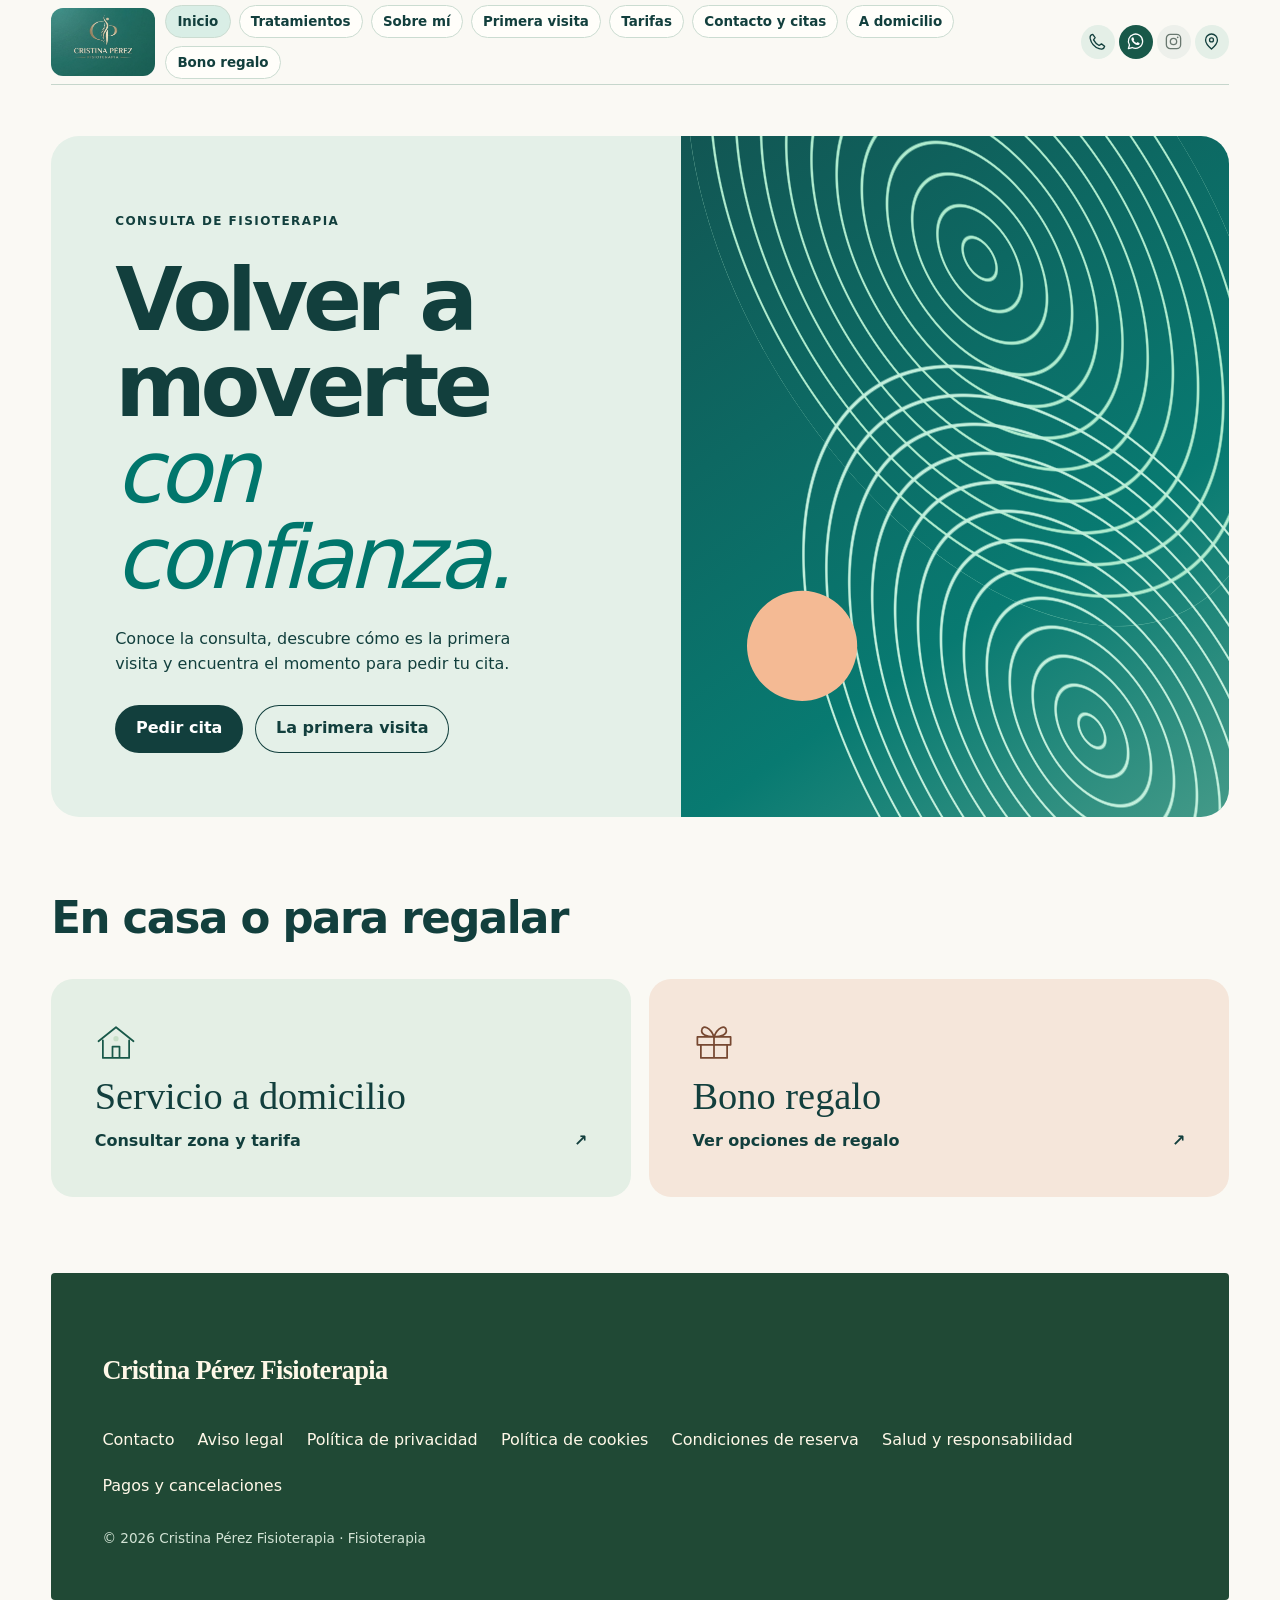
<file: index.html>
<!doctype html>
<html lang="es">
<head>
<meta charset="utf-8">
<meta name="viewport" content="width=device-width,initial-scale=1">
<title>Inicio · Cristina Pérez Fisioterapia en Burgos</title>
<link rel="stylesheet" href="./style.css">
<script defer src="./menu.js">
</script>
</head>
<body>
<div class="wp-site-blocks">
<a class="skip" href="#contenido">Saltar al contenido</a>
<header class="wp-block-template-part">
<div class="cf-header-row">
<a class="cf-brand" href="./index.html" rel="home">
<img src="./assets/cristina-perez-fisioterapia.png" width="820" height="538" alt="Cristina Pérez Fisioterapia — Inicio">
</a>
<nav class="site-nav" aria-label="Menú principal">
<button class="menu-toggle" aria-expanded="false" aria-controls="menu-links">Menú</button>
<div id="menu-links">
<a href="./index.html" aria-current="page">Inicio</a>
<a href="./tratamientos/index.html">Tratamientos</a>
<a href="./sobre-mi/index.html">Sobre mí</a>
<a href="./primera-visita/index.html">Primera visita</a>
<a href="./tarifas/index.html">Tarifas</a>
<a href="./contacto-y-citas/index.html">Contacto y citas</a>
<a href="./tarifas/index.html#domicilio">A domicilio</a>
<a href="./tarifas/index.html#bono-regalo">Bono regalo</a>
</div>
</nav>
<div class="cf-contact-strip" role="group" aria-label="Contacto y redes sociales">
<a href="tel:+34682809669" aria-label="Llamar al 682 809 669" title="Llamar al 682 809 669">
<svg aria-hidden="true" viewBox="0 0 24 24">
<path d="m6 3 3 4-2 3a17 17 0 0 0 7 7l3-2 4 3c-1 4-4 4-7 3C8 19 4 14 2.8 8.4 2.3 5.6 3.2 3.5 6 3Z"/>
</svg>
</a>
<a class="cf-contact-whatsapp" aria-label="Escribir por WhatsApp" title="Escribir por WhatsApp" href="https://wa.me/34682809669?text=Hola%2C%20me%20gustar%C3%ADa%20contactar%20con%20la%20consulta%20de%20fisioterapia.">
<svg aria-hidden="true" viewBox="0 0 24 24">
<path d="M21 11.6a9 9 0 0 1-13.2 8L3 21l1.4-4.6A9 9 0 1 1 21 11.6Z"/>
<path fill="currentColor" stroke="none" d="M8.1 7c.3-.3.9-.3 1.2-.1l1 2.1c.2.3 0 .6-.2.9l-.5.6c.8 1.6 2 2.8 3.8 3.5l.7-.9c.2-.3.5-.4.8-.2l2 .9c.3.2.3.5.2.9-.3 1.4-1.6 2.1-2.9 1.8-3.6-.8-7-4-7.4-7.2-.1-.9.5-1.8 1.3-2.3Z"/>
</svg>
</a>
<button type="button" disabled aria-label="Instagram, próximamente" title="Instagram, próximamente">
<svg aria-hidden="true" viewBox="0 0 24 24">
<rect x="3" y="3" width="18" height="18" rx="5"/>
<circle cx="12" cy="12" r="4"/>
<circle cx="17.3" cy="6.8" r="1" fill="currentColor" stroke="none"/>
</svg>
</button>
<a href="https://www.google.com/maps/search/?api=1&amp;query=C%2F%20Trujillo%206-8%2C%2009007%20Burgos%2C%20Espa%C3%B1a" aria-label="Ver la dirección de la consulta en Google Maps" title="C/ Trujillo 6-8, 09007 Burgos">
<svg aria-hidden="true" viewBox="0 0 24 24">
<path d="M19.5 10c0 5-7.5 11.5-7.5 11.5S4.5 15 4.5 10a7.5 7.5 0 1 1 15 0Z"/>
<circle cx="12" cy="10" r="2.5"/>
</svg>
</a>
</div>
</div>
</header>
<main id="contenido" class="">
<div class="wp-block-group consulta-hero">
<div class="wp-block-group consulta-intro">
<p class="consulta-label">Consulta de fisioterapia</p>
<h1 class="wp-block-heading">Volver a moverte <em>con confianza.</em>
</h1>
<p>Conoce la consulta, descubre cómo es la primera visita y encuentra el momento para pedir tu cita.</p>
<div class="wp-block-buttons">
<div class="wp-block-button">
<a class="wp-block-button__link wp-element-button" href="./contacto-y-citas/index.html">Pedir cita</a>
</div>
<div class="wp-block-button">
<a class="wp-block-button__link wp-element-button" href="./primera-visita/index.html">La primera visita</a>
</div>
</div>
</div>
<div class="consulta-art" aria-hidden="true">
<i>
</i>
<b>
</b>
</div>
</div>
<section class="cf-offers">
<h2>En casa o para regalar</h2>
<div class="cf-offer-links">
<a href="./tarifas/index.html#domicilio">
<strong>Servicio a domicilio</strong>
<span>Consultar zona y tarifa <b aria-hidden="true">↗</b>
</span>
</a>
<a href="./tarifas/index.html#bono-regalo">
<strong>Bono regalo</strong>
<span>Ver opciones de regalo <b aria-hidden="true">↗</b>
</span>
</a>
</div>
</section>
</main>
<footer class="wp-block-template-part">
<div class="wp-block-group consulta-pie" id="informacion-consulta">
<p class="wp-block-site-title">Cristina Pérez Fisioterapia</p>
<nav class="consulta-pie-links" aria-label="Información de la consulta">
<a href="#consulta-contacto">Contacto</a>
<a href="#consulta-aviso-legal">Aviso legal</a>
<a href="#consulta-privacidad">Política de privacidad</a>
<a href="#consulta-cookies">Política de cookies</a>
<a href="#consulta-reservas">Condiciones de reserva</a>
<a href="#consulta-salud">Salud y responsabilidad</a>
<a href="#consulta-pagos">Pagos y cancelaciones</a>
</nav>
<section class="consulta-ficha" tabindex="-1" id="consulta-contacto" aria-labelledby="titulo-contacto">
<h2 id="titulo-contacto">Contacto</h2>
<address class="cf-contact-data">
<a href="https://www.google.com/maps/search/?api=1&amp;query=C%2F%20Trujillo%206-8%2C%2009007%20Burgos%2C%20Espa%C3%B1a">C/ Trujillo 6-8, 09007 Burgos</a>
<a href="mailto:cperezfisioterapia@gmail.com">cperezfisioterapia@gmail.com</a>
</address>
<p>Para pedir cita, cambiar una visita o consultar el horario, utiliza el canal de atención indicado en la página de contacto. Indica tu nombre, cómo prefieres que te respondamos y qué días te vienen bien. Reserva los informes y los detalles de salud para la consulta.</p>
<p>
<a href="./contacto-y-citas/index.html">Ir a Contacto y citas</a>
</p>
<a class="consulta-cerrar" href="#informacion-consulta">Cerrar apartado</a>
</section>
<section class="consulta-ficha" tabindex="-1" id="consulta-aviso-legal" aria-labelledby="titulo-aviso-legal">
<h2 id="titulo-aviso-legal">Aviso legal</h2>
<p>Esta web presenta los servicios de la consulta y facilita el contacto con el centro. Los textos y las imágenes pertenecen a sus titulares. Para reproducirlos fuera de los usos permitidos por la ley, solicita autorización.</p>
<p>Titular: [nombre o razón social]. NIF: [NIF]. Domicilio profesional: C/ Trujillo 6-8, 09007 Burgos. Correo: <a href="mailto:cperezfisioterapia@gmail.com">cperezfisioterapia@gmail.com</a>. Profesional responsable: [nombre, titulación, país de expedición, colegio y número de colegiación]. Registro o autorización sanitaria: [datos del centro y autoridad competente]. Normas profesionales: [enlace].</p>
<a class="consulta-cerrar" href="#informacion-consulta">Cerrar apartado</a>
</section>
<section class="consulta-ficha" tabindex="-1" id="consulta-privacidad" aria-labelledby="titulo-privacidad">
<h2 id="titulo-privacidad">Política de privacidad</h2>
<p>El responsable identificado en el aviso legal utiliza los datos que facilitas para responder a tu consulta y gestionar tu solicitud de cita. Para organizar una visita, la base es tu petición de medidas previas a la prestación del servicio. La atención sanitaria y la historia clínica cuentan con información específica que el centro debe facilitarte al iniciar la asistencia.</p>
<p>Puedes solicitar acceso, rectificación, supresión, oposición, limitación y, cuando proceda, portabilidad mediante el correo del aviso legal. Si el tratamiento depende de tu consentimiento, puedes retirarlo. También puedes reclamar ante la Agencia Española de Protección de Datos.</p>
<p>Conservación de las solicitudes: [plazo o criterio]. Proveedores que intervienen en el contacto y la agenda: [indicar]. Transferencias internacionales y garantías: [indicar si proceden].</p>
<a class="consulta-cerrar" href="#informacion-consulta">Cerrar apartado</a>
</section>
<section class="consulta-ficha" tabindex="-1" id="consulta-cookies" aria-labelledby="titulo-cookies">
<h2 id="titulo-cookies">Política de cookies</h2>
<p>Estas páginas no instalan cookies propias. Si abres WhatsApp o Google Maps, pasarás a un servicio externo con su propia política de privacidad. Puedes revisar y eliminar las cookies desde los ajustes de tu navegador.</p>
<a class="consulta-cerrar" href="#informacion-consulta">Cerrar apartado</a>
</section>
<section class="consulta-ficha" tabindex="-1" id="consulta-reservas" aria-labelledby="titulo-reservas">
<h2 id="titulo-reservas">Condiciones de reserva</h2>
<p>Al solicitar cita, indica el tipo de visita y tu disponibilidad. Espera la confirmación del centro con el día, la hora y el lugar antes de desplazarte. Consulta el precio y la duración de la sesión al reservar.</p>
<p>Si necesitas adaptar el acceso o acudir con acompañante, coméntalo al concertar la visita. Para cambiar la hora, responde por el mismo canal e identifica la cita que deseas modificar.</p>
<a class="consulta-cerrar" href="#informacion-consulta">Cerrar apartado</a>
</section>
<section class="consulta-ficha" tabindex="-1" id="consulta-salud" aria-labelledby="titulo-salud">
<h2 id="titulo-salud">Salud y responsabilidad</h2>
<p>La información de esta web es de carácter general. En la primera visita, el profesional valorará contigo el motivo de consulta y explicará las opciones de tratamiento para que puedas decidir. Puedes hacer preguntas o pedir que se interrumpa la sesión en cualquier momento.</p>
<p>Durante la valoración, comunica las intervenciones recientes, la medicación y cualquier cambio de salud relevante. En una emergencia, llama al 112.</p>
<a class="consulta-cerrar" href="#informacion-consulta">Cerrar apartado</a>
</section>
<section class="consulta-ficha" tabindex="-1" id="consulta-pagos" aria-labelledby="titulo-pagos">
<h2 id="titulo-pagos">Pagos y cancelaciones</h2>
<p>Antes de confirmar tu cita, consulta el importe total, los medios de pago aceptados y si se solicita una señal. Puedes pedir el justificante o la factura de la sesión.</p>
<p>Si necesitas cancelar, avisa cuanto antes por el canal de reserva. Si ya has abonado una señal, indica la fecha de la cita y solicita información sobre su devolución o aplicación a otra visita.</p>
<p>Condiciones de la consulta: [medios de pago], [antelación para cancelar], [importe y condiciones de la señal, si existe] y [condiciones y plazo de devolución].</p>
<a class="consulta-cerrar" href="#informacion-consulta">Cerrar apartado</a>
</section>
<p class="consulta-creditos">© 2026 Cristina Pérez Fisioterapia · Fisioterapia</p>
</div>
</footer>
</div>
</body>
</html>
</file>
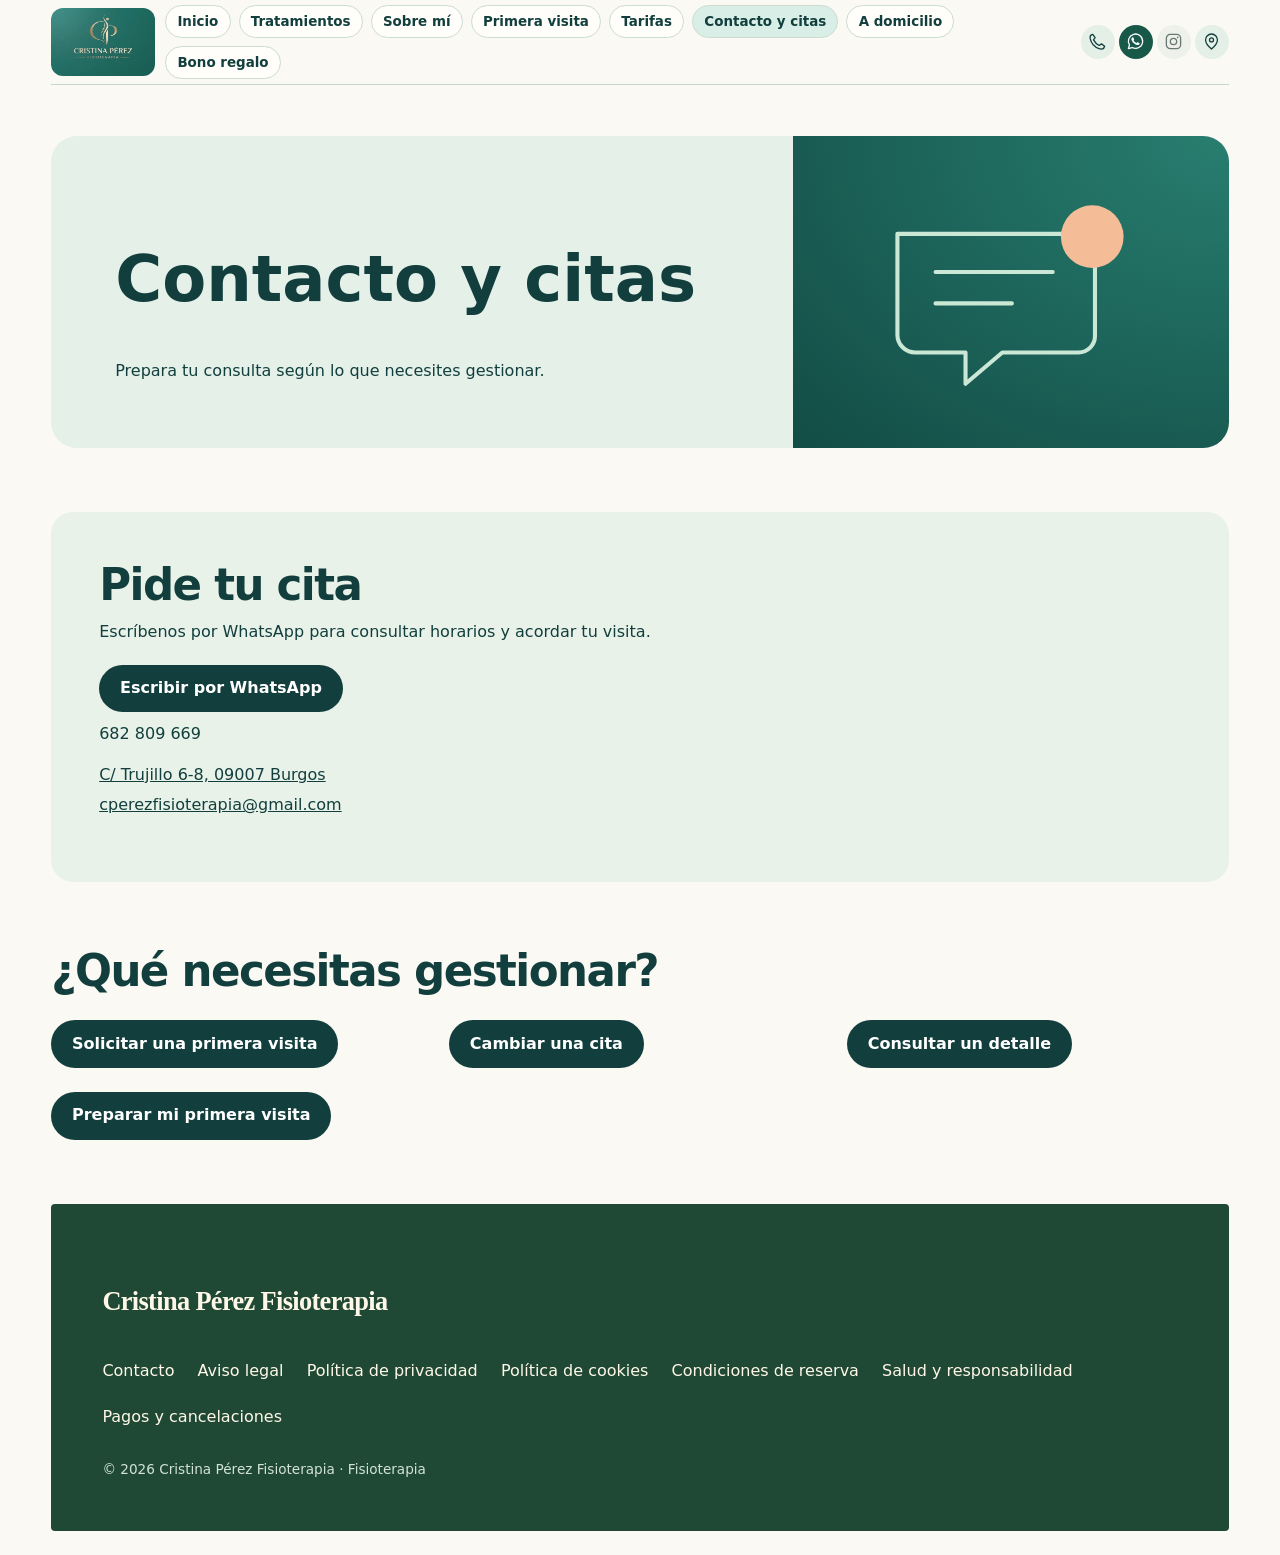
<file: contacto-y-citas/index.html>
<!doctype html>
<html lang="es">
<head>
<meta charset="utf-8">
<meta name="viewport" content="width=device-width,initial-scale=1">
<title>Contacto y citas · Cristina Pérez Fisioterapia en Burgos</title>
<link rel="stylesheet" href="../style.css">
<script defer src="../menu.js">
</script>
</head>
<body>
<div class="wp-site-blocks">
<a class="skip" href="#contenido">Saltar al contenido</a>
<header class="wp-block-template-part">
<div class="cf-header-row">
<a class="cf-brand" href="../index.html" rel="home">
<img src="../assets/cristina-perez-fisioterapia.png" width="820" height="538" alt="Cristina Pérez Fisioterapia — Inicio">
</a>
<nav class="site-nav" aria-label="Menú principal">
<button class="menu-toggle" aria-expanded="false" aria-controls="menu-links">Menú</button>
<div id="menu-links">
<a href="../index.html">Inicio</a>
<a href="../tratamientos/index.html">Tratamientos</a>
<a href="../sobre-mi/index.html">Sobre mí</a>
<a href="../primera-visita/index.html">Primera visita</a>
<a href="../tarifas/index.html">Tarifas</a>
<a href="../contacto-y-citas/index.html" aria-current="page">Contacto y citas</a>
<a href="../tarifas/index.html#domicilio">A domicilio</a>
<a href="../tarifas/index.html#bono-regalo">Bono regalo</a>
</div>
</nav>
<div class="cf-contact-strip" role="group" aria-label="Contacto y redes sociales">
<a href="tel:+34682809669" aria-label="Llamar al 682 809 669" title="Llamar al 682 809 669">
<svg aria-hidden="true" viewBox="0 0 24 24">
<path d="m6 3 3 4-2 3a17 17 0 0 0 7 7l3-2 4 3c-1 4-4 4-7 3C8 19 4 14 2.8 8.4 2.3 5.6 3.2 3.5 6 3Z"/>
</svg>
</a>
<a class="cf-contact-whatsapp" aria-label="Escribir por WhatsApp" title="Escribir por WhatsApp" href="https://wa.me/34682809669?text=Hola%2C%20me%20gustar%C3%ADa%20contactar%20con%20la%20consulta%20de%20fisioterapia.">
<svg aria-hidden="true" viewBox="0 0 24 24">
<path d="M21 11.6a9 9 0 0 1-13.2 8L3 21l1.4-4.6A9 9 0 1 1 21 11.6Z"/>
<path fill="currentColor" stroke="none" d="M8.1 7c.3-.3.9-.3 1.2-.1l1 2.1c.2.3 0 .6-.2.9l-.5.6c.8 1.6 2 2.8 3.8 3.5l.7-.9c.2-.3.5-.4.8-.2l2 .9c.3.2.3.5.2.9-.3 1.4-1.6 2.1-2.9 1.8-3.6-.8-7-4-7.4-7.2-.1-.9.5-1.8 1.3-2.3Z"/>
</svg>
</a>
<button type="button" disabled aria-label="Instagram, próximamente" title="Instagram, próximamente">
<svg aria-hidden="true" viewBox="0 0 24 24">
<rect x="3" y="3" width="18" height="18" rx="5"/>
<circle cx="12" cy="12" r="4"/>
<circle cx="17.3" cy="6.8" r="1" fill="currentColor" stroke="none"/>
</svg>
</button>
<a href="https://www.google.com/maps/search/?api=1&amp;query=C%2F%20Trujillo%206-8%2C%2009007%20Burgos%2C%20Espa%C3%B1a" aria-label="Ver la dirección de la consulta en Google Maps" title="C/ Trujillo 6-8, 09007 Burgos">
<svg aria-hidden="true" viewBox="0 0 24 24">
<path d="M19.5 10c0 5-7.5 11.5-7.5 11.5S4.5 15 4.5 10a7.5 7.5 0 1 1 15 0Z"/>
<circle cx="12" cy="10" r="2.5"/>
</svg>
</a>
</div>
</div>
</header>
<main id="contenido" class="cf-page">
<div class="wp-block-group cf-banner">
<div class="wp-block-group cf-copy">
<h1>Contacto y citas</h1>
<p>Prepara tu consulta según lo que necesites gestionar.</p>
</div>
<div class="wp-block-group cf-art cf-art-contacto-y-citas">
</div>
</div>
<section class="wp-block-group cf-section cf-reservas">
<h2 class="wp-block-heading">Pide tu cita</h2>
<p>Escríbenos por WhatsApp para consultar horarios y acordar tu visita.</p>
<div class="wp-block-buttons">
<div class="wp-block-button">
<a class="wp-block-button__link wp-element-button" href="https://wa.me/34682809669?text=Hola%2C%20me%20gustar%C3%ADa%20consultar%20disponibilidad%20para%20una%20cita%20de%20fisioterapia.">Escribir por WhatsApp</a>
</div>
</div>
<p>682 809 669</p>
<address class="cf-contact-data">
<a href="https://www.google.com/maps/search/?api=1&amp;query=C%2F%20Trujillo%206-8%2C%2009007%20Burgos%2C%20Espa%C3%B1a">C/ Trujillo 6-8, 09007 Burgos</a>
<a href="mailto:cperezfisioterapia@gmail.com">cperezfisioterapia@gmail.com</a>
</address>
</section>
<section class="wp-block-group cf-section">
<h2 class="wp-block-heading">¿Qué necesitas gestionar?</h2>
<div class="wp-block-group cf-grid">
<div class="wp-block-buttons">
<div class="wp-block-button">
<a class="wp-block-button__link wp-element-button" href="https://wa.me/34682809669?text=Hola%2C%20me%20gustar%C3%ADa%20pedir%20una%20primera%20cita%20de%20fisioterapia.%20%C2%BFQu%C3%A9%20horarios%20ten%C3%A9is%20disponibles%3F">Solicitar una primera visita</a>
</div>
</div>
<div class="wp-block-buttons">
<div class="wp-block-button">
<a class="wp-block-button__link wp-element-button" href="https://wa.me/34682809669?text=Hola%2C%20necesito%20cambiar%20mi%20cita%20de%20fisioterapia%20del%20%5Bd%C3%ADa%5D%20a%20las%20%5Bhora%5D.%20%C2%BFPod%C3%A9is%20ofrecerme%20otro%20horario%3F">Cambiar una cita</a>
</div>
</div>
<div class="wp-block-buttons">
<div class="wp-block-button">
<a class="wp-block-button__link wp-element-button" href="https://wa.me/34682809669?text=Hola%2C%20tengo%20una%20duda%20sobre%20la%20consulta%20de%20fisioterapia.%20Quer%C3%ADa%20preguntar%20lo%20siguiente%3A%20">Consultar un detalle</a>
</div>
</div>
</div>
<div class="wp-block-buttons">
<div class="wp-block-button">
<a class="wp-block-button__link wp-element-button" href="../primera-visita/index.html">Preparar mi primera visita</a>
</div>
</div>
</section>
</main>
<footer class="wp-block-template-part">
<div class="wp-block-group consulta-pie" id="informacion-consulta">
<p class="wp-block-site-title">Cristina Pérez Fisioterapia</p>
<nav class="consulta-pie-links" aria-label="Información de la consulta">
<a href="#consulta-contacto">Contacto</a>
<a href="#consulta-aviso-legal">Aviso legal</a>
<a href="#consulta-privacidad">Política de privacidad</a>
<a href="#consulta-cookies">Política de cookies</a>
<a href="#consulta-reservas">Condiciones de reserva</a>
<a href="#consulta-salud">Salud y responsabilidad</a>
<a href="#consulta-pagos">Pagos y cancelaciones</a>
</nav>
<section class="consulta-ficha" tabindex="-1" id="consulta-contacto" aria-labelledby="titulo-contacto">
<h2 id="titulo-contacto">Contacto</h2>
<address class="cf-contact-data">
<a href="https://www.google.com/maps/search/?api=1&amp;query=C%2F%20Trujillo%206-8%2C%2009007%20Burgos%2C%20Espa%C3%B1a">C/ Trujillo 6-8, 09007 Burgos</a>
<a href="mailto:cperezfisioterapia@gmail.com">cperezfisioterapia@gmail.com</a>
</address>
<p>Para pedir cita, cambiar una visita o consultar el horario, utiliza el canal de atención indicado en la página de contacto. Indica tu nombre, cómo prefieres que te respondamos y qué días te vienen bien. Reserva los informes y los detalles de salud para la consulta.</p>
<p>
<a href="../contacto-y-citas/index.html">Ir a Contacto y citas</a>
</p>
<a class="consulta-cerrar" href="#informacion-consulta">Cerrar apartado</a>
</section>
<section class="consulta-ficha" tabindex="-1" id="consulta-aviso-legal" aria-labelledby="titulo-aviso-legal">
<h2 id="titulo-aviso-legal">Aviso legal</h2>
<p>Esta web presenta los servicios de la consulta y facilita el contacto con el centro. Los textos y las imágenes pertenecen a sus titulares. Para reproducirlos fuera de los usos permitidos por la ley, solicita autorización.</p>
<p>Titular: [nombre o razón social]. NIF: [NIF]. Domicilio profesional: C/ Trujillo 6-8, 09007 Burgos. Correo: <a href="mailto:cperezfisioterapia@gmail.com">cperezfisioterapia@gmail.com</a>. Profesional responsable: [nombre, titulación, país de expedición, colegio y número de colegiación]. Registro o autorización sanitaria: [datos del centro y autoridad competente]. Normas profesionales: [enlace].</p>
<a class="consulta-cerrar" href="#informacion-consulta">Cerrar apartado</a>
</section>
<section class="consulta-ficha" tabindex="-1" id="consulta-privacidad" aria-labelledby="titulo-privacidad">
<h2 id="titulo-privacidad">Política de privacidad</h2>
<p>El responsable identificado en el aviso legal utiliza los datos que facilitas para responder a tu consulta y gestionar tu solicitud de cita. Para organizar una visita, la base es tu petición de medidas previas a la prestación del servicio. La atención sanitaria y la historia clínica cuentan con información específica que el centro debe facilitarte al iniciar la asistencia.</p>
<p>Puedes solicitar acceso, rectificación, supresión, oposición, limitación y, cuando proceda, portabilidad mediante el correo del aviso legal. Si el tratamiento depende de tu consentimiento, puedes retirarlo. También puedes reclamar ante la Agencia Española de Protección de Datos.</p>
<p>Conservación de las solicitudes: [plazo o criterio]. Proveedores que intervienen en el contacto y la agenda: [indicar]. Transferencias internacionales y garantías: [indicar si proceden].</p>
<a class="consulta-cerrar" href="#informacion-consulta">Cerrar apartado</a>
</section>
<section class="consulta-ficha" tabindex="-1" id="consulta-cookies" aria-labelledby="titulo-cookies">
<h2 id="titulo-cookies">Política de cookies</h2>
<p>Estas páginas no instalan cookies propias. Si abres WhatsApp o Google Maps, pasarás a un servicio externo con su propia política de privacidad. Puedes revisar y eliminar las cookies desde los ajustes de tu navegador.</p>
<a class="consulta-cerrar" href="#informacion-consulta">Cerrar apartado</a>
</section>
<section class="consulta-ficha" tabindex="-1" id="consulta-reservas" aria-labelledby="titulo-reservas">
<h2 id="titulo-reservas">Condiciones de reserva</h2>
<p>Al solicitar cita, indica el tipo de visita y tu disponibilidad. Espera la confirmación del centro con el día, la hora y el lugar antes de desplazarte. Consulta el precio y la duración de la sesión al reservar.</p>
<p>Si necesitas adaptar el acceso o acudir con acompañante, coméntalo al concertar la visita. Para cambiar la hora, responde por el mismo canal e identifica la cita que deseas modificar.</p>
<a class="consulta-cerrar" href="#informacion-consulta">Cerrar apartado</a>
</section>
<section class="consulta-ficha" tabindex="-1" id="consulta-salud" aria-labelledby="titulo-salud">
<h2 id="titulo-salud">Salud y responsabilidad</h2>
<p>La información de esta web es de carácter general. En la primera visita, el profesional valorará contigo el motivo de consulta y explicará las opciones de tratamiento para que puedas decidir. Puedes hacer preguntas o pedir que se interrumpa la sesión en cualquier momento.</p>
<p>Durante la valoración, comunica las intervenciones recientes, la medicación y cualquier cambio de salud relevante. En una emergencia, llama al 112.</p>
<a class="consulta-cerrar" href="#informacion-consulta">Cerrar apartado</a>
</section>
<section class="consulta-ficha" tabindex="-1" id="consulta-pagos" aria-labelledby="titulo-pagos">
<h2 id="titulo-pagos">Pagos y cancelaciones</h2>
<p>Antes de confirmar tu cita, consulta el importe total, los medios de pago aceptados y si se solicita una señal. Puedes pedir el justificante o la factura de la sesión.</p>
<p>Si necesitas cancelar, avisa cuanto antes por el canal de reserva. Si ya has abonado una señal, indica la fecha de la cita y solicita información sobre su devolución o aplicación a otra visita.</p>
<p>Condiciones de la consulta: [medios de pago], [antelación para cancelar], [importe y condiciones de la señal, si existe] y [condiciones y plazo de devolución].</p>
<a class="consulta-cerrar" href="#informacion-consulta">Cerrar apartado</a>
</section>
<p class="consulta-creditos">© 2026 Cristina Pérez Fisioterapia · Fisioterapia</p>
</div>
</footer>
</div>
</body>
</html>
</file>
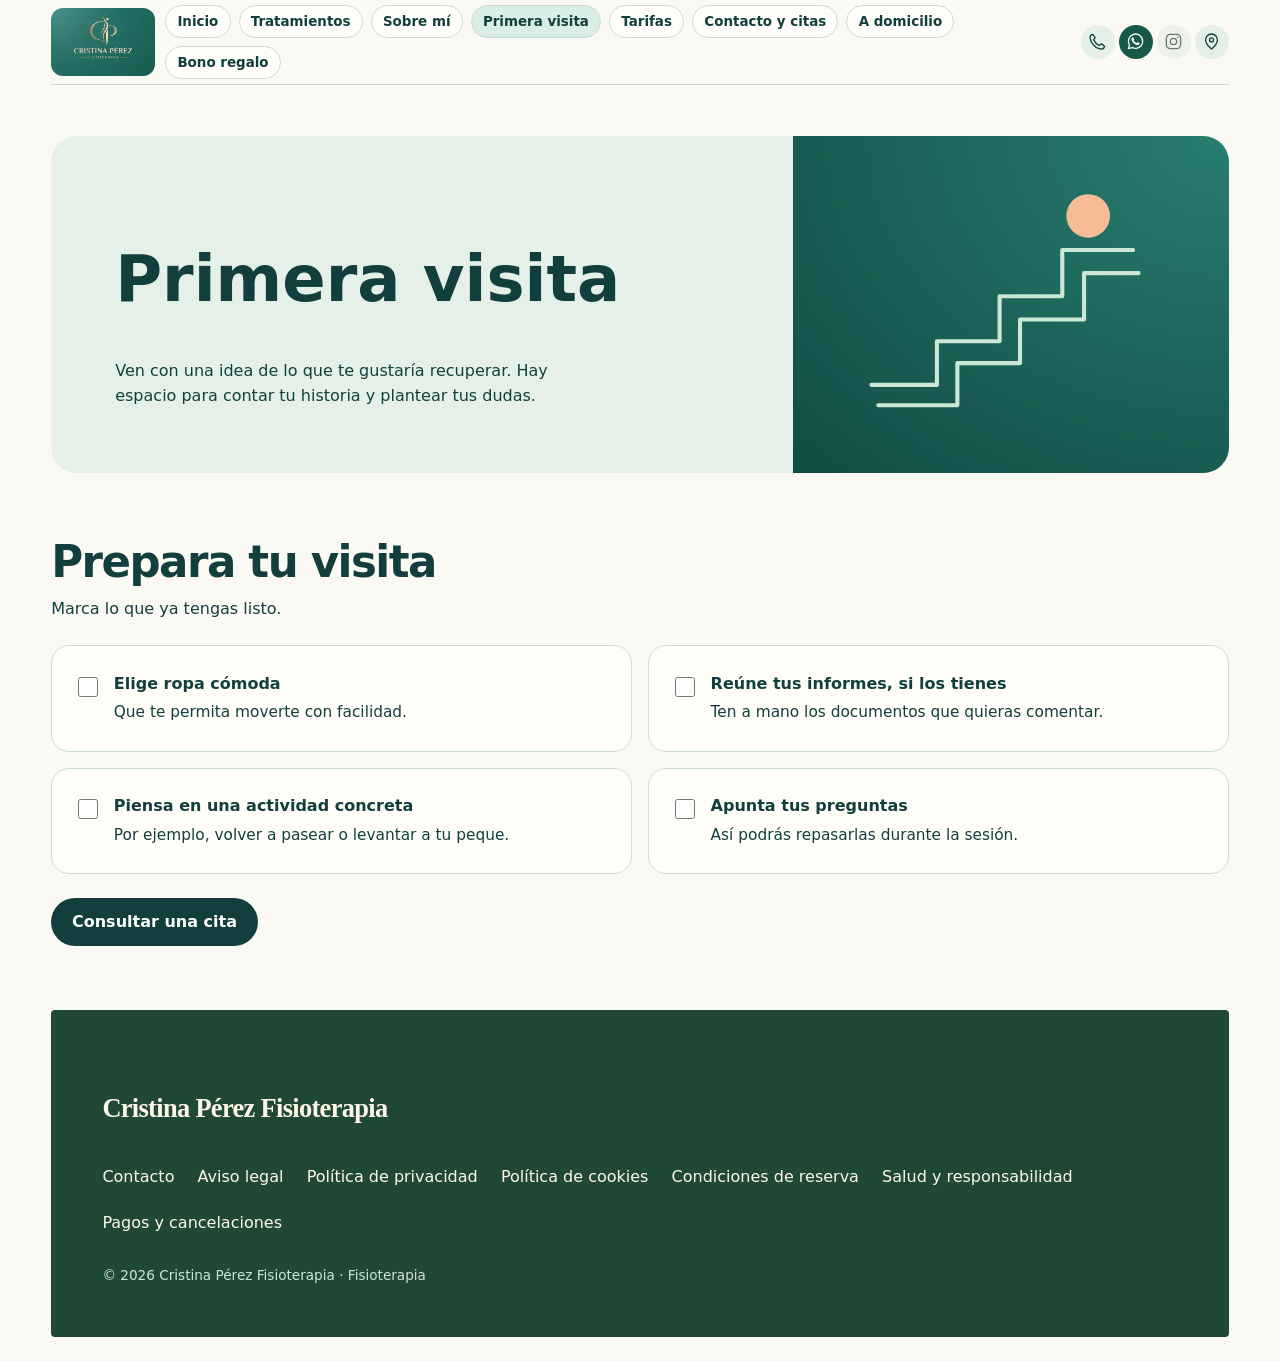
<file: primera-visita/index.html>
<!doctype html>
<html lang="es">
<head>
<meta charset="utf-8">
<meta name="viewport" content="width=device-width,initial-scale=1">
<title>Primera visita · Cristina Pérez Fisioterapia en Burgos</title>
<link rel="stylesheet" href="../style.css">
<script defer src="../menu.js">
</script>
</head>
<body>
<div class="wp-site-blocks">
<a class="skip" href="#contenido">Saltar al contenido</a>
<header class="wp-block-template-part">
<div class="cf-header-row">
<a class="cf-brand" href="../index.html" rel="home">
<img src="../assets/cristina-perez-fisioterapia.png" width="820" height="538" alt="Cristina Pérez Fisioterapia — Inicio">
</a>
<nav class="site-nav" aria-label="Menú principal">
<button class="menu-toggle" aria-expanded="false" aria-controls="menu-links">Menú</button>
<div id="menu-links">
<a href="../index.html">Inicio</a>
<a href="../tratamientos/index.html">Tratamientos</a>
<a href="../sobre-mi/index.html">Sobre mí</a>
<a href="../primera-visita/index.html" aria-current="page">Primera visita</a>
<a href="../tarifas/index.html">Tarifas</a>
<a href="../contacto-y-citas/index.html">Contacto y citas</a>
<a href="../tarifas/index.html#domicilio">A domicilio</a>
<a href="../tarifas/index.html#bono-regalo">Bono regalo</a>
</div>
</nav>
<div class="cf-contact-strip" role="group" aria-label="Contacto y redes sociales">
<a href="tel:+34682809669" aria-label="Llamar al 682 809 669" title="Llamar al 682 809 669">
<svg aria-hidden="true" viewBox="0 0 24 24">
<path d="m6 3 3 4-2 3a17 17 0 0 0 7 7l3-2 4 3c-1 4-4 4-7 3C8 19 4 14 2.8 8.4 2.3 5.6 3.2 3.5 6 3Z"/>
</svg>
</a>
<a class="cf-contact-whatsapp" aria-label="Escribir por WhatsApp" title="Escribir por WhatsApp" href="https://wa.me/34682809669?text=Hola%2C%20me%20gustar%C3%ADa%20contactar%20con%20la%20consulta%20de%20fisioterapia.">
<svg aria-hidden="true" viewBox="0 0 24 24">
<path d="M21 11.6a9 9 0 0 1-13.2 8L3 21l1.4-4.6A9 9 0 1 1 21 11.6Z"/>
<path fill="currentColor" stroke="none" d="M8.1 7c.3-.3.9-.3 1.2-.1l1 2.1c.2.3 0 .6-.2.9l-.5.6c.8 1.6 2 2.8 3.8 3.5l.7-.9c.2-.3.5-.4.8-.2l2 .9c.3.2.3.5.2.9-.3 1.4-1.6 2.1-2.9 1.8-3.6-.8-7-4-7.4-7.2-.1-.9.5-1.8 1.3-2.3Z"/>
</svg>
</a>
<button type="button" disabled aria-label="Instagram, próximamente" title="Instagram, próximamente">
<svg aria-hidden="true" viewBox="0 0 24 24">
<rect x="3" y="3" width="18" height="18" rx="5"/>
<circle cx="12" cy="12" r="4"/>
<circle cx="17.3" cy="6.8" r="1" fill="currentColor" stroke="none"/>
</svg>
</button>
<a href="https://www.google.com/maps/search/?api=1&amp;query=C%2F%20Trujillo%206-8%2C%2009007%20Burgos%2C%20Espa%C3%B1a" aria-label="Ver la dirección de la consulta en Google Maps" title="C/ Trujillo 6-8, 09007 Burgos">
<svg aria-hidden="true" viewBox="0 0 24 24">
<path d="M19.5 10c0 5-7.5 11.5-7.5 11.5S4.5 15 4.5 10a7.5 7.5 0 1 1 15 0Z"/>
<circle cx="12" cy="10" r="2.5"/>
</svg>
</a>
</div>
</div>
</header>
<main id="contenido" class="cf-page">
<div class="wp-block-group cf-banner">
<div class="wp-block-group cf-copy">
<h1>Primera visita</h1>
<p>Ven con una idea de lo que te gustaría recuperar. Hay espacio para contar tu historia y plantear tus dudas.</p>
</div>
<div class="wp-block-group cf-art cf-art-primera-visita">
</div>
</div>
<section class="wp-block-group cf-section">
<h2 class="wp-block-heading">Prepara tu visita</h2>
<p>Marca lo que ya tengas listo.</p>
<div class="wp-block-group cf-grid cf-checklist">
<label class="cf-check">
  <input type="checkbox">
  <span><strong>Elige ropa cómoda</strong><small>Que te permita moverte con facilidad.</small></span>
</label>
<label class="cf-check">
  <input type="checkbox">
  <span><strong>Reúne tus informes, si los tienes</strong><small>Ten a mano los documentos que quieras comentar.</small></span>
</label>
<label class="cf-check">
  <input type="checkbox">
  <span><strong>Piensa en una actividad concreta</strong><small>Por ejemplo, volver a pasear o levantar a tu peque.</small></span>
</label>
<label class="cf-check">
  <input type="checkbox">
  <span><strong>Apunta tus preguntas</strong><small>Así podrás repasarlas durante la sesión.</small></span>
</label>
</div>
<div class="wp-block-buttons">
<div class="wp-block-button">
<a class="wp-block-button__link wp-element-button" href="../contacto-y-citas/index.html">Consultar una cita</a>
</div>
</div>
</section>
</main>
<footer class="wp-block-template-part">
<div class="wp-block-group consulta-pie" id="informacion-consulta">
<p class="wp-block-site-title">Cristina Pérez Fisioterapia</p>
<nav class="consulta-pie-links" aria-label="Información de la consulta">
<a href="#consulta-contacto">Contacto</a>
<a href="#consulta-aviso-legal">Aviso legal</a>
<a href="#consulta-privacidad">Política de privacidad</a>
<a href="#consulta-cookies">Política de cookies</a>
<a href="#consulta-reservas">Condiciones de reserva</a>
<a href="#consulta-salud">Salud y responsabilidad</a>
<a href="#consulta-pagos">Pagos y cancelaciones</a>
</nav>
<section class="consulta-ficha" tabindex="-1" id="consulta-contacto" aria-labelledby="titulo-contacto">
<h2 id="titulo-contacto">Contacto</h2>
<address class="cf-contact-data">
<a href="https://www.google.com/maps/search/?api=1&amp;query=C%2F%20Trujillo%206-8%2C%2009007%20Burgos%2C%20Espa%C3%B1a">C/ Trujillo 6-8, 09007 Burgos</a>
<a href="mailto:cperezfisioterapia@gmail.com">cperezfisioterapia@gmail.com</a>
</address>
<p>Para pedir cita, cambiar una visita o consultar el horario, utiliza el canal de atención indicado en la página de contacto. Indica tu nombre, cómo prefieres que te respondamos y qué días te vienen bien. Reserva los informes y los detalles de salud para la consulta.</p>
<p>
<a href="../contacto-y-citas/index.html">Ir a Contacto y citas</a>
</p>
<a class="consulta-cerrar" href="#informacion-consulta">Cerrar apartado</a>
</section>
<section class="consulta-ficha" tabindex="-1" id="consulta-aviso-legal" aria-labelledby="titulo-aviso-legal">
<h2 id="titulo-aviso-legal">Aviso legal</h2>
<p>Esta web presenta los servicios de la consulta y facilita el contacto con el centro. Los textos y las imágenes pertenecen a sus titulares. Para reproducirlos fuera de los usos permitidos por la ley, solicita autorización.</p>
<p>Titular: [nombre o razón social]. NIF: [NIF]. Domicilio profesional: C/ Trujillo 6-8, 09007 Burgos. Correo: <a href="mailto:cperezfisioterapia@gmail.com">cperezfisioterapia@gmail.com</a>. Profesional responsable: [nombre, titulación, país de expedición, colegio y número de colegiación]. Registro o autorización sanitaria: [datos del centro y autoridad competente]. Normas profesionales: [enlace].</p>
<a class="consulta-cerrar" href="#informacion-consulta">Cerrar apartado</a>
</section>
<section class="consulta-ficha" tabindex="-1" id="consulta-privacidad" aria-labelledby="titulo-privacidad">
<h2 id="titulo-privacidad">Política de privacidad</h2>
<p>El responsable identificado en el aviso legal utiliza los datos que facilitas para responder a tu consulta y gestionar tu solicitud de cita. Para organizar una visita, la base es tu petición de medidas previas a la prestación del servicio. La atención sanitaria y la historia clínica cuentan con información específica que el centro debe facilitarte al iniciar la asistencia.</p>
<p>Puedes solicitar acceso, rectificación, supresión, oposición, limitación y, cuando proceda, portabilidad mediante el correo del aviso legal. Si el tratamiento depende de tu consentimiento, puedes retirarlo. También puedes reclamar ante la Agencia Española de Protección de Datos.</p>
<p>Conservación de las solicitudes: [plazo o criterio]. Proveedores que intervienen en el contacto y la agenda: [indicar]. Transferencias internacionales y garantías: [indicar si proceden].</p>
<a class="consulta-cerrar" href="#informacion-consulta">Cerrar apartado</a>
</section>
<section class="consulta-ficha" tabindex="-1" id="consulta-cookies" aria-labelledby="titulo-cookies">
<h2 id="titulo-cookies">Política de cookies</h2>
<p>Estas páginas no instalan cookies propias. Si abres WhatsApp o Google Maps, pasarás a un servicio externo con su propia política de privacidad. Puedes revisar y eliminar las cookies desde los ajustes de tu navegador.</p>
<a class="consulta-cerrar" href="#informacion-consulta">Cerrar apartado</a>
</section>
<section class="consulta-ficha" tabindex="-1" id="consulta-reservas" aria-labelledby="titulo-reservas">
<h2 id="titulo-reservas">Condiciones de reserva</h2>
<p>Al solicitar cita, indica el tipo de visita y tu disponibilidad. Espera la confirmación del centro con el día, la hora y el lugar antes de desplazarte. Consulta el precio y la duración de la sesión al reservar.</p>
<p>Si necesitas adaptar el acceso o acudir con acompañante, coméntalo al concertar la visita. Para cambiar la hora, responde por el mismo canal e identifica la cita que deseas modificar.</p>
<a class="consulta-cerrar" href="#informacion-consulta">Cerrar apartado</a>
</section>
<section class="consulta-ficha" tabindex="-1" id="consulta-salud" aria-labelledby="titulo-salud">
<h2 id="titulo-salud">Salud y responsabilidad</h2>
<p>La información de esta web es de carácter general. En la primera visita, el profesional valorará contigo el motivo de consulta y explicará las opciones de tratamiento para que puedas decidir. Puedes hacer preguntas o pedir que se interrumpa la sesión en cualquier momento.</p>
<p>Durante la valoración, comunica las intervenciones recientes, la medicación y cualquier cambio de salud relevante. En una emergencia, llama al 112.</p>
<a class="consulta-cerrar" href="#informacion-consulta">Cerrar apartado</a>
</section>
<section class="consulta-ficha" tabindex="-1" id="consulta-pagos" aria-labelledby="titulo-pagos">
<h2 id="titulo-pagos">Pagos y cancelaciones</h2>
<p>Antes de confirmar tu cita, consulta el importe total, los medios de pago aceptados y si se solicita una señal. Puedes pedir el justificante o la factura de la sesión.</p>
<p>Si necesitas cancelar, avisa cuanto antes por el canal de reserva. Si ya has abonado una señal, indica la fecha de la cita y solicita información sobre su devolución o aplicación a otra visita.</p>
<p>Condiciones de la consulta: [medios de pago], [antelación para cancelar], [importe y condiciones de la señal, si existe] y [condiciones y plazo de devolución].</p>
<a class="consulta-cerrar" href="#informacion-consulta">Cerrar apartado</a>
</section>
<p class="consulta-creditos">© 2026 Cristina Pérez Fisioterapia · Fisioterapia</p>
</div>
</footer>
</div>
</body>
</html>
</file>
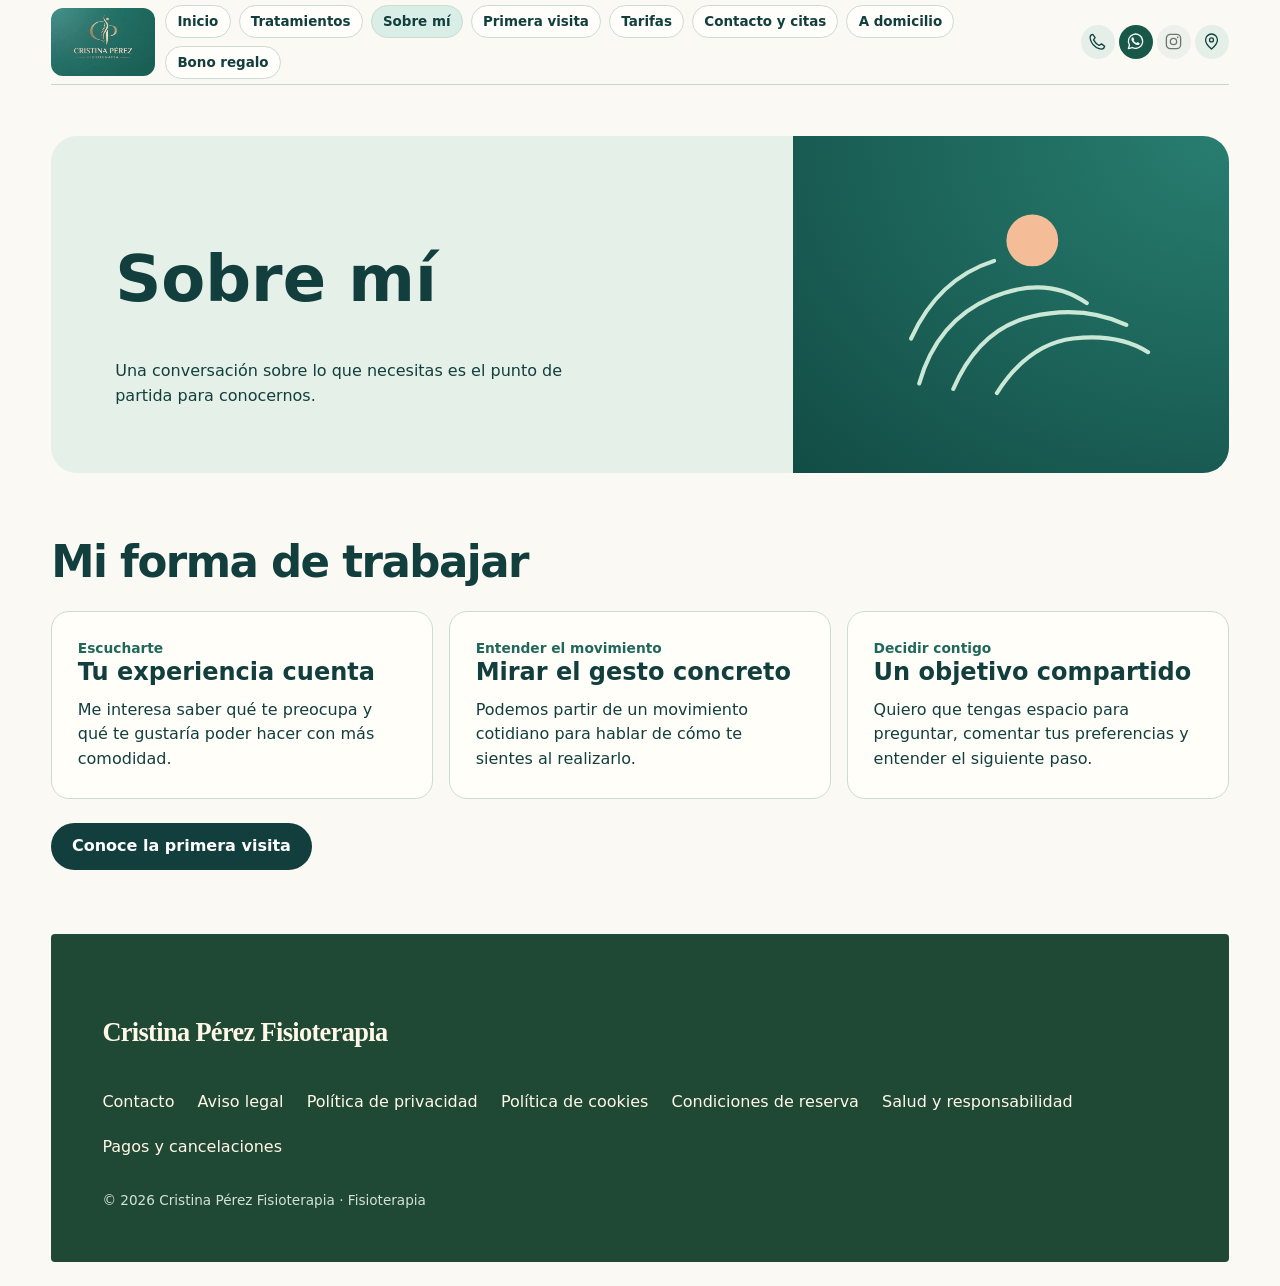
<file: sobre-mi/index.html>
<!doctype html>
<html lang="es">
<head>
<meta charset="utf-8">
<meta name="viewport" content="width=device-width,initial-scale=1">
<title>Sobre mí · Cristina Pérez Fisioterapia en Burgos</title>
<link rel="stylesheet" href="../style.css">
<script defer src="../menu.js">
</script>
</head>
<body>
<div class="wp-site-blocks">
<a class="skip" href="#contenido">Saltar al contenido</a>
<header class="wp-block-template-part">
<div class="cf-header-row">
<a class="cf-brand" href="../index.html" rel="home">
<img src="../assets/cristina-perez-fisioterapia.png" width="820" height="538" alt="Cristina Pérez Fisioterapia — Inicio">
</a>
<nav class="site-nav" aria-label="Menú principal">
<button class="menu-toggle" aria-expanded="false" aria-controls="menu-links">Menú</button>
<div id="menu-links">
<a href="../index.html">Inicio</a>
<a href="../tratamientos/index.html">Tratamientos</a>
<a href="../sobre-mi/index.html" aria-current="page">Sobre mí</a>
<a href="../primera-visita/index.html">Primera visita</a>
<a href="../tarifas/index.html">Tarifas</a>
<a href="../contacto-y-citas/index.html">Contacto y citas</a>
<a href="../tarifas/index.html#domicilio">A domicilio</a>
<a href="../tarifas/index.html#bono-regalo">Bono regalo</a>
</div>
</nav>
<div class="cf-contact-strip" role="group" aria-label="Contacto y redes sociales">
<a href="tel:+34682809669" aria-label="Llamar al 682 809 669" title="Llamar al 682 809 669">
<svg aria-hidden="true" viewBox="0 0 24 24">
<path d="m6 3 3 4-2 3a17 17 0 0 0 7 7l3-2 4 3c-1 4-4 4-7 3C8 19 4 14 2.8 8.4 2.3 5.6 3.2 3.5 6 3Z"/>
</svg>
</a>
<a class="cf-contact-whatsapp" aria-label="Escribir por WhatsApp" title="Escribir por WhatsApp" href="https://wa.me/34682809669?text=Hola%2C%20me%20gustar%C3%ADa%20contactar%20con%20la%20consulta%20de%20fisioterapia.">
<svg aria-hidden="true" viewBox="0 0 24 24">
<path d="M21 11.6a9 9 0 0 1-13.2 8L3 21l1.4-4.6A9 9 0 1 1 21 11.6Z"/>
<path fill="currentColor" stroke="none" d="M8.1 7c.3-.3.9-.3 1.2-.1l1 2.1c.2.3 0 .6-.2.9l-.5.6c.8 1.6 2 2.8 3.8 3.5l.7-.9c.2-.3.5-.4.8-.2l2 .9c.3.2.3.5.2.9-.3 1.4-1.6 2.1-2.9 1.8-3.6-.8-7-4-7.4-7.2-.1-.9.5-1.8 1.3-2.3Z"/>
</svg>
</a>
<button type="button" disabled aria-label="Instagram, próximamente" title="Instagram, próximamente">
<svg aria-hidden="true" viewBox="0 0 24 24">
<rect x="3" y="3" width="18" height="18" rx="5"/>
<circle cx="12" cy="12" r="4"/>
<circle cx="17.3" cy="6.8" r="1" fill="currentColor" stroke="none"/>
</svg>
</button>
<a href="https://www.google.com/maps/search/?api=1&amp;query=C%2F%20Trujillo%206-8%2C%2009007%20Burgos%2C%20Espa%C3%B1a" aria-label="Ver la dirección de la consulta en Google Maps" title="C/ Trujillo 6-8, 09007 Burgos">
<svg aria-hidden="true" viewBox="0 0 24 24">
<path d="M19.5 10c0 5-7.5 11.5-7.5 11.5S4.5 15 4.5 10a7.5 7.5 0 1 1 15 0Z"/>
<circle cx="12" cy="10" r="2.5"/>
</svg>
</a>
</div>
</div>
</header>
<main id="contenido" class="cf-page">
<div class="wp-block-group cf-banner">
<div class="wp-block-group cf-copy">
<h1>Sobre mí</h1>
<p>Una conversación sobre lo que necesitas es el punto de partida para conocernos.</p>
</div>
<div class="wp-block-group cf-art cf-art-sobre-mi">
</div>
</div>
<section class="wp-block-group cf-section">
<h2 class="wp-block-heading">Mi forma de trabajar</h2>
<div class="wp-block-group cf-grid">
<article class="wp-block-group cf-card">
<p class="cf-kicker">Escucharte</p>
<h3 class="wp-block-heading">Tu experiencia cuenta</h3>
<p>Me interesa saber qué te preocupa y qué te gustaría poder hacer con más comodidad.</p>
</article>
<article class="wp-block-group cf-card">
<p class="cf-kicker">Entender el movimiento</p>
<h3 class="wp-block-heading">Mirar el gesto concreto</h3>
<p>Podemos partir de un movimiento cotidiano para hablar de cómo te sientes al realizarlo.</p>
</article>
<article class="wp-block-group cf-card">
<p class="cf-kicker">Decidir contigo</p>
<h3 class="wp-block-heading">Un objetivo compartido</h3>
<p>Quiero que tengas espacio para preguntar, comentar tus preferencias y entender el siguiente paso.</p>
</article>
</div>
<div class="wp-block-buttons">
<div class="wp-block-button">
<a class="wp-block-button__link wp-element-button" href="../primera-visita/index.html">Conoce la primera visita</a>
</div>
</div>
</section>
</main>
<footer class="wp-block-template-part">
<div class="wp-block-group consulta-pie" id="informacion-consulta">
<p class="wp-block-site-title">Cristina Pérez Fisioterapia</p>
<nav class="consulta-pie-links" aria-label="Información de la consulta">
<a href="#consulta-contacto">Contacto</a>
<a href="#consulta-aviso-legal">Aviso legal</a>
<a href="#consulta-privacidad">Política de privacidad</a>
<a href="#consulta-cookies">Política de cookies</a>
<a href="#consulta-reservas">Condiciones de reserva</a>
<a href="#consulta-salud">Salud y responsabilidad</a>
<a href="#consulta-pagos">Pagos y cancelaciones</a>
</nav>
<section class="consulta-ficha" tabindex="-1" id="consulta-contacto" aria-labelledby="titulo-contacto">
<h2 id="titulo-contacto">Contacto</h2>
<address class="cf-contact-data">
<a href="https://www.google.com/maps/search/?api=1&amp;query=C%2F%20Trujillo%206-8%2C%2009007%20Burgos%2C%20Espa%C3%B1a">C/ Trujillo 6-8, 09007 Burgos</a>
<a href="mailto:cperezfisioterapia@gmail.com">cperezfisioterapia@gmail.com</a>
</address>
<p>Para pedir cita, cambiar una visita o consultar el horario, utiliza el canal de atención indicado en la página de contacto. Indica tu nombre, cómo prefieres que te respondamos y qué días te vienen bien. Reserva los informes y los detalles de salud para la consulta.</p>
<p>
<a href="../contacto-y-citas/index.html">Ir a Contacto y citas</a>
</p>
<a class="consulta-cerrar" href="#informacion-consulta">Cerrar apartado</a>
</section>
<section class="consulta-ficha" tabindex="-1" id="consulta-aviso-legal" aria-labelledby="titulo-aviso-legal">
<h2 id="titulo-aviso-legal">Aviso legal</h2>
<p>Esta web presenta los servicios de la consulta y facilita el contacto con el centro. Los textos y las imágenes pertenecen a sus titulares. Para reproducirlos fuera de los usos permitidos por la ley, solicita autorización.</p>
<p>Titular: [nombre o razón social]. NIF: [NIF]. Domicilio profesional: C/ Trujillo 6-8, 09007 Burgos. Correo: <a href="mailto:cperezfisioterapia@gmail.com">cperezfisioterapia@gmail.com</a>. Profesional responsable: [nombre, titulación, país de expedición, colegio y número de colegiación]. Registro o autorización sanitaria: [datos del centro y autoridad competente]. Normas profesionales: [enlace].</p>
<a class="consulta-cerrar" href="#informacion-consulta">Cerrar apartado</a>
</section>
<section class="consulta-ficha" tabindex="-1" id="consulta-privacidad" aria-labelledby="titulo-privacidad">
<h2 id="titulo-privacidad">Política de privacidad</h2>
<p>El responsable identificado en el aviso legal utiliza los datos que facilitas para responder a tu consulta y gestionar tu solicitud de cita. Para organizar una visita, la base es tu petición de medidas previas a la prestación del servicio. La atención sanitaria y la historia clínica cuentan con información específica que el centro debe facilitarte al iniciar la asistencia.</p>
<p>Puedes solicitar acceso, rectificación, supresión, oposición, limitación y, cuando proceda, portabilidad mediante el correo del aviso legal. Si el tratamiento depende de tu consentimiento, puedes retirarlo. También puedes reclamar ante la Agencia Española de Protección de Datos.</p>
<p>Conservación de las solicitudes: [plazo o criterio]. Proveedores que intervienen en el contacto y la agenda: [indicar]. Transferencias internacionales y garantías: [indicar si proceden].</p>
<a class="consulta-cerrar" href="#informacion-consulta">Cerrar apartado</a>
</section>
<section class="consulta-ficha" tabindex="-1" id="consulta-cookies" aria-labelledby="titulo-cookies">
<h2 id="titulo-cookies">Política de cookies</h2>
<p>Estas páginas no instalan cookies propias. Si abres WhatsApp o Google Maps, pasarás a un servicio externo con su propia política de privacidad. Puedes revisar y eliminar las cookies desde los ajustes de tu navegador.</p>
<a class="consulta-cerrar" href="#informacion-consulta">Cerrar apartado</a>
</section>
<section class="consulta-ficha" tabindex="-1" id="consulta-reservas" aria-labelledby="titulo-reservas">
<h2 id="titulo-reservas">Condiciones de reserva</h2>
<p>Al solicitar cita, indica el tipo de visita y tu disponibilidad. Espera la confirmación del centro con el día, la hora y el lugar antes de desplazarte. Consulta el precio y la duración de la sesión al reservar.</p>
<p>Si necesitas adaptar el acceso o acudir con acompañante, coméntalo al concertar la visita. Para cambiar la hora, responde por el mismo canal e identifica la cita que deseas modificar.</p>
<a class="consulta-cerrar" href="#informacion-consulta">Cerrar apartado</a>
</section>
<section class="consulta-ficha" tabindex="-1" id="consulta-salud" aria-labelledby="titulo-salud">
<h2 id="titulo-salud">Salud y responsabilidad</h2>
<p>La información de esta web es de carácter general. En la primera visita, el profesional valorará contigo el motivo de consulta y explicará las opciones de tratamiento para que puedas decidir. Puedes hacer preguntas o pedir que se interrumpa la sesión en cualquier momento.</p>
<p>Durante la valoración, comunica las intervenciones recientes, la medicación y cualquier cambio de salud relevante. En una emergencia, llama al 112.</p>
<a class="consulta-cerrar" href="#informacion-consulta">Cerrar apartado</a>
</section>
<section class="consulta-ficha" tabindex="-1" id="consulta-pagos" aria-labelledby="titulo-pagos">
<h2 id="titulo-pagos">Pagos y cancelaciones</h2>
<p>Antes de confirmar tu cita, consulta el importe total, los medios de pago aceptados y si se solicita una señal. Puedes pedir el justificante o la factura de la sesión.</p>
<p>Si necesitas cancelar, avisa cuanto antes por el canal de reserva. Si ya has abonado una señal, indica la fecha de la cita y solicita información sobre su devolución o aplicación a otra visita.</p>
<p>Condiciones de la consulta: [medios de pago], [antelación para cancelar], [importe y condiciones de la señal, si existe] y [condiciones y plazo de devolución].</p>
<a class="consulta-cerrar" href="#informacion-consulta">Cerrar apartado</a>
</section>
<p class="consulta-creditos">© 2026 Cristina Pérez Fisioterapia · Fisioterapia</p>
</div>
</footer>
</div>
</body>
</html>
</file>
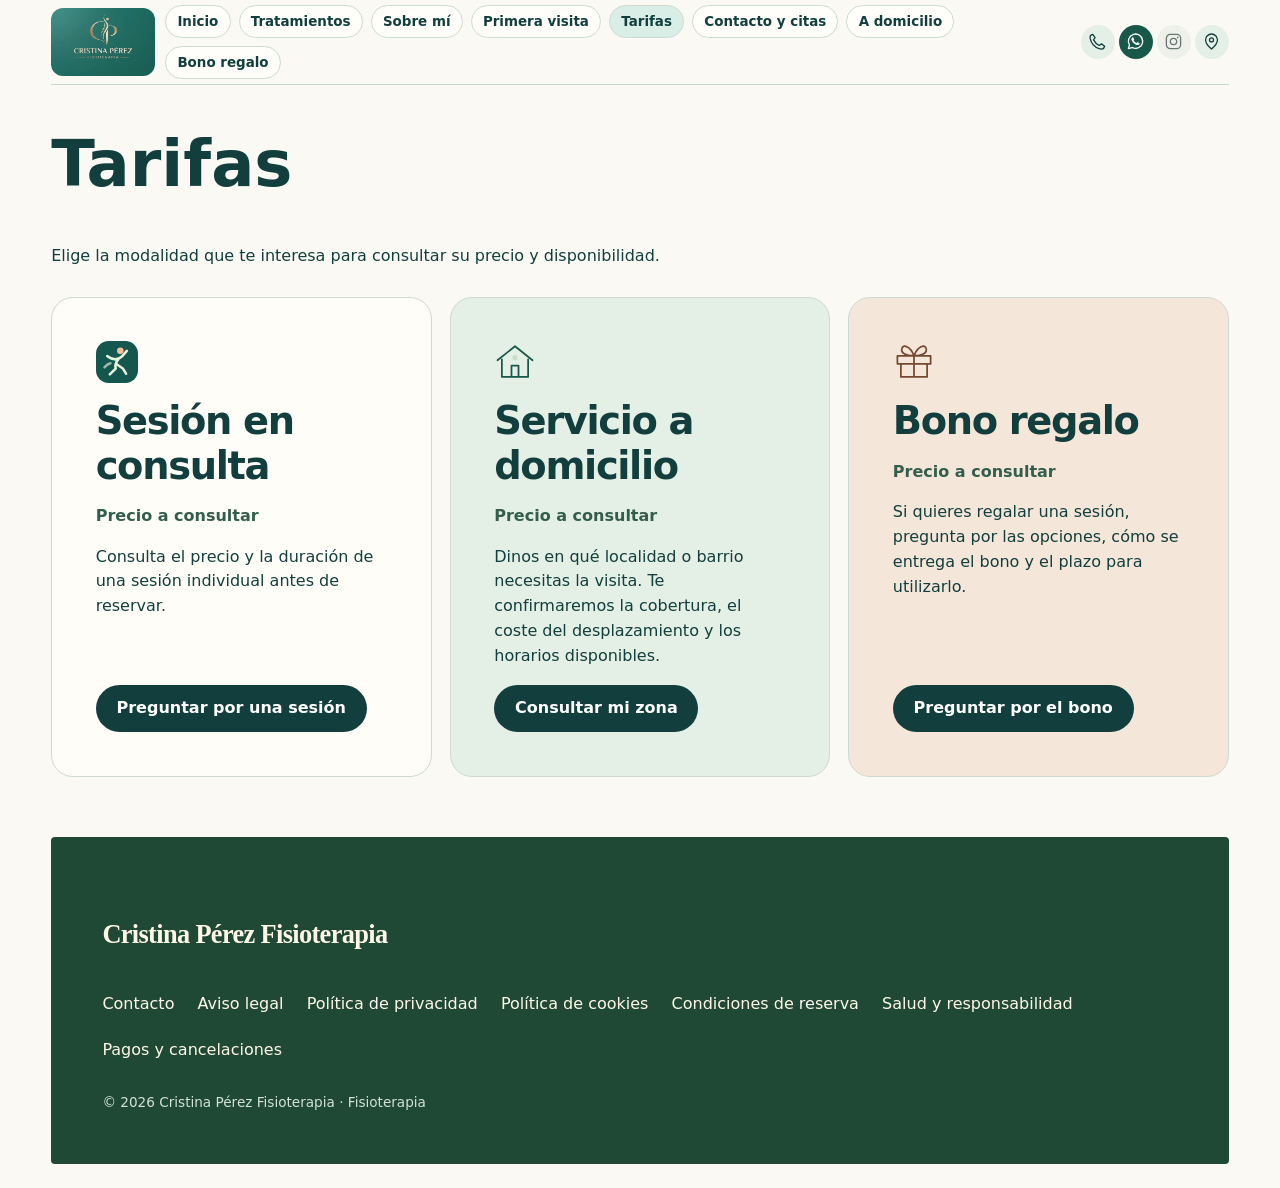
<file: tarifas/index.html>
<!doctype html>
<html lang="es">
<head>
<meta charset="utf-8">
<meta name="viewport" content="width=device-width,initial-scale=1">
<title>Tarifas · Cristina Pérez Fisioterapia en Burgos</title>
<link rel="stylesheet" href="../style.css">
<script defer src="../menu.js">
</script>
</head>
<body>
<div class="wp-site-blocks">
<a class="skip" href="#contenido">Saltar al contenido</a>
<header class="wp-block-template-part">
<div class="cf-header-row">
<a class="cf-brand" href="../index.html" rel="home">
<img src="../assets/cristina-perez-fisioterapia.png" width="820" height="538" alt="Cristina Pérez Fisioterapia — Inicio">
</a>
<nav class="site-nav" aria-label="Menú principal">
<button class="menu-toggle" aria-expanded="false" aria-controls="menu-links">Menú</button>
<div id="menu-links">
<a href="../index.html">Inicio</a>
<a href="../tratamientos/index.html">Tratamientos</a>
<a href="../sobre-mi/index.html">Sobre mí</a>
<a href="../primera-visita/index.html">Primera visita</a>
<a href="../tarifas/index.html" aria-current="page">Tarifas</a>
<a href="../contacto-y-citas/index.html">Contacto y citas</a>
<a href="../tarifas/index.html#domicilio">A domicilio</a>
<a href="../tarifas/index.html#bono-regalo">Bono regalo</a>
</div>
</nav>
<div class="cf-contact-strip" role="group" aria-label="Contacto y redes sociales">
<a href="tel:+34682809669" aria-label="Llamar al 682 809 669" title="Llamar al 682 809 669">
<svg aria-hidden="true" viewBox="0 0 24 24">
<path d="m6 3 3 4-2 3a17 17 0 0 0 7 7l3-2 4 3c-1 4-4 4-7 3C8 19 4 14 2.8 8.4 2.3 5.6 3.2 3.5 6 3Z"/>
</svg>
</a>
<a class="cf-contact-whatsapp" aria-label="Escribir por WhatsApp" title="Escribir por WhatsApp" href="https://wa.me/34682809669?text=Hola%2C%20me%20gustar%C3%ADa%20contactar%20con%20la%20consulta%20de%20fisioterapia.">
<svg aria-hidden="true" viewBox="0 0 24 24">
<path d="M21 11.6a9 9 0 0 1-13.2 8L3 21l1.4-4.6A9 9 0 1 1 21 11.6Z"/>
<path fill="currentColor" stroke="none" d="M8.1 7c.3-.3.9-.3 1.2-.1l1 2.1c.2.3 0 .6-.2.9l-.5.6c.8 1.6 2 2.8 3.8 3.5l.7-.9c.2-.3.5-.4.8-.2l2 .9c.3.2.3.5.2.9-.3 1.4-1.6 2.1-2.9 1.8-3.6-.8-7-4-7.4-7.2-.1-.9.5-1.8 1.3-2.3Z"/>
</svg>
</a>
<button type="button" disabled aria-label="Instagram, próximamente" title="Instagram, próximamente">
<svg aria-hidden="true" viewBox="0 0 24 24">
<rect x="3" y="3" width="18" height="18" rx="5"/>
<circle cx="12" cy="12" r="4"/>
<circle cx="17.3" cy="6.8" r="1" fill="currentColor" stroke="none"/>
</svg>
</button>
<a href="https://www.google.com/maps/search/?api=1&amp;query=C%2F%20Trujillo%206-8%2C%2009007%20Burgos%2C%20Espa%C3%B1a" aria-label="Ver la dirección de la consulta en Google Maps" title="C/ Trujillo 6-8, 09007 Burgos">
<svg aria-hidden="true" viewBox="0 0 24 24">
<path d="M19.5 10c0 5-7.5 11.5-7.5 11.5S4.5 15 4.5 10a7.5 7.5 0 1 1 15 0Z"/>
<circle cx="12" cy="10" r="2.5"/>
</svg>
</a>
</div>
</div>
</header>
<main id="contenido" class="cf-page">
<h1>Tarifas</h1>
<p>Elige la modalidad que te interesa para consultar su precio y disponibilidad.</p>
<div class="wp-block-group cf-rates">
<div id="consulta" class="wp-block-group cf-rate cf-rate-consulta">
<h2 class="wp-block-heading">Sesión en consulta</h2>
<p class="cf-price">Precio a consultar</p>
<p>Consulta el precio y la duración de una sesión individual antes de reservar.</p>
<div class="wp-block-buttons">
<div class="wp-block-button">
<a class="wp-block-button__link wp-element-button" href="https://wa.me/34682809669?text=Hola%2C%20%C2%BFqu%C3%A9%20precio%20y%20duraci%C3%B3n%20tiene%20una%20sesi%C3%B3n%20de%20fisioterapia%20en%20consulta%3F">Preguntar por una sesión</a>
</div>
</div>
</div>
<div id="domicilio" class="wp-block-group cf-rate cf-rate-domicilio">
<h2 class="wp-block-heading">Servicio a domicilio</h2>
<p class="cf-price">Precio a consultar</p>
<p>Dinos en qué localidad o barrio necesitas la visita. Te confirmaremos la cobertura, el coste del desplazamiento y los horarios disponibles.</p>
<div class="wp-block-buttons">
<div class="wp-block-button">
<a class="wp-block-button__link wp-element-button" href="https://wa.me/34682809669?text=Hola%2C%20me%20interesa%20una%20sesi%C3%B3n%20de%20fisioterapia%20a%20domicilio.%20%C2%BFPod%C3%A9is%20confirmarme%20si%20atend%C3%A9is%20en%20mi%20zona%20y%20cu%C3%A1l%20ser%C3%ADa%20el%20precio%3F%20Mi%20localidad%20o%20barrio%20es%3A%20">Consultar mi zona</a>
</div>
</div>
</div>
<div id="bono-regalo" class="wp-block-group cf-rate cf-rate-bono-regalo">
<h2 class="wp-block-heading">Bono regalo</h2>
<p class="cf-price">Precio a consultar</p>
<p>Si quieres regalar una sesión, pregunta por las opciones, cómo se entrega el bono y el plazo para utilizarlo.</p>
<div class="wp-block-buttons">
<div class="wp-block-button">
<a class="wp-block-button__link wp-element-button" href="https://wa.me/34682809669?text=Hola%2C%20me%20gustar%C3%ADa%20regalar%20una%20sesi%C3%B3n%20de%20fisioterapia.%20%C2%BFQu%C3%A9%20precio%20tiene%20el%20bono%20regalo%2C%20c%C3%B3mo%20se%20entrega%20y%20hasta%20cu%C3%A1ndo%20se%20puede%20usar%3F">Preguntar por el bono</a>
</div>
</div>
</div>
</div>
</main>
<footer class="wp-block-template-part">
<div class="wp-block-group consulta-pie" id="informacion-consulta">
<p class="wp-block-site-title">Cristina Pérez Fisioterapia</p>
<nav class="consulta-pie-links" aria-label="Información de la consulta">
<a href="#consulta-contacto">Contacto</a>
<a href="#consulta-aviso-legal">Aviso legal</a>
<a href="#consulta-privacidad">Política de privacidad</a>
<a href="#consulta-cookies">Política de cookies</a>
<a href="#consulta-reservas">Condiciones de reserva</a>
<a href="#consulta-salud">Salud y responsabilidad</a>
<a href="#consulta-pagos">Pagos y cancelaciones</a>
</nav>
<section class="consulta-ficha" tabindex="-1" id="consulta-contacto" aria-labelledby="titulo-contacto">
<h2 id="titulo-contacto">Contacto</h2>
<address class="cf-contact-data">
<a href="https://www.google.com/maps/search/?api=1&amp;query=C%2F%20Trujillo%206-8%2C%2009007%20Burgos%2C%20Espa%C3%B1a">C/ Trujillo 6-8, 09007 Burgos</a>
<a href="mailto:cperezfisioterapia@gmail.com">cperezfisioterapia@gmail.com</a>
</address>
<p>Para pedir cita, cambiar una visita o consultar el horario, utiliza el canal de atención indicado en la página de contacto. Indica tu nombre, cómo prefieres que te respondamos y qué días te vienen bien. Reserva los informes y los detalles de salud para la consulta.</p>
<p>
<a href="../contacto-y-citas/index.html">Ir a Contacto y citas</a>
</p>
<a class="consulta-cerrar" href="#informacion-consulta">Cerrar apartado</a>
</section>
<section class="consulta-ficha" tabindex="-1" id="consulta-aviso-legal" aria-labelledby="titulo-aviso-legal">
<h2 id="titulo-aviso-legal">Aviso legal</h2>
<p>Esta web presenta los servicios de la consulta y facilita el contacto con el centro. Los textos y las imágenes pertenecen a sus titulares. Para reproducirlos fuera de los usos permitidos por la ley, solicita autorización.</p>
<p>Titular: [nombre o razón social]. NIF: [NIF]. Domicilio profesional: C/ Trujillo 6-8, 09007 Burgos. Correo: <a href="mailto:cperezfisioterapia@gmail.com">cperezfisioterapia@gmail.com</a>. Profesional responsable: [nombre, titulación, país de expedición, colegio y número de colegiación]. Registro o autorización sanitaria: [datos del centro y autoridad competente]. Normas profesionales: [enlace].</p>
<a class="consulta-cerrar" href="#informacion-consulta">Cerrar apartado</a>
</section>
<section class="consulta-ficha" tabindex="-1" id="consulta-privacidad" aria-labelledby="titulo-privacidad">
<h2 id="titulo-privacidad">Política de privacidad</h2>
<p>El responsable identificado en el aviso legal utiliza los datos que facilitas para responder a tu consulta y gestionar tu solicitud de cita. Para organizar una visita, la base es tu petición de medidas previas a la prestación del servicio. La atención sanitaria y la historia clínica cuentan con información específica que el centro debe facilitarte al iniciar la asistencia.</p>
<p>Puedes solicitar acceso, rectificación, supresión, oposición, limitación y, cuando proceda, portabilidad mediante el correo del aviso legal. Si el tratamiento depende de tu consentimiento, puedes retirarlo. También puedes reclamar ante la Agencia Española de Protección de Datos.</p>
<p>Conservación de las solicitudes: [plazo o criterio]. Proveedores que intervienen en el contacto y la agenda: [indicar]. Transferencias internacionales y garantías: [indicar si proceden].</p>
<a class="consulta-cerrar" href="#informacion-consulta">Cerrar apartado</a>
</section>
<section class="consulta-ficha" tabindex="-1" id="consulta-cookies" aria-labelledby="titulo-cookies">
<h2 id="titulo-cookies">Política de cookies</h2>
<p>Estas páginas no instalan cookies propias. Si abres WhatsApp o Google Maps, pasarás a un servicio externo con su propia política de privacidad. Puedes revisar y eliminar las cookies desde los ajustes de tu navegador.</p>
<a class="consulta-cerrar" href="#informacion-consulta">Cerrar apartado</a>
</section>
<section class="consulta-ficha" tabindex="-1" id="consulta-reservas" aria-labelledby="titulo-reservas">
<h2 id="titulo-reservas">Condiciones de reserva</h2>
<p>Al solicitar cita, indica el tipo de visita y tu disponibilidad. Espera la confirmación del centro con el día, la hora y el lugar antes de desplazarte. Consulta el precio y la duración de la sesión al reservar.</p>
<p>Si necesitas adaptar el acceso o acudir con acompañante, coméntalo al concertar la visita. Para cambiar la hora, responde por el mismo canal e identifica la cita que deseas modificar.</p>
<a class="consulta-cerrar" href="#informacion-consulta">Cerrar apartado</a>
</section>
<section class="consulta-ficha" tabindex="-1" id="consulta-salud" aria-labelledby="titulo-salud">
<h2 id="titulo-salud">Salud y responsabilidad</h2>
<p>La información de esta web es de carácter general. En la primera visita, el profesional valorará contigo el motivo de consulta y explicará las opciones de tratamiento para que puedas decidir. Puedes hacer preguntas o pedir que se interrumpa la sesión en cualquier momento.</p>
<p>Durante la valoración, comunica las intervenciones recientes, la medicación y cualquier cambio de salud relevante. En una emergencia, llama al 112.</p>
<a class="consulta-cerrar" href="#informacion-consulta">Cerrar apartado</a>
</section>
<section class="consulta-ficha" tabindex="-1" id="consulta-pagos" aria-labelledby="titulo-pagos">
<h2 id="titulo-pagos">Pagos y cancelaciones</h2>
<p>Antes de confirmar tu cita, consulta el importe total, los medios de pago aceptados y si se solicita una señal. Puedes pedir el justificante o la factura de la sesión.</p>
<p>Si necesitas cancelar, avisa cuanto antes por el canal de reserva. Si ya has abonado una señal, indica la fecha de la cita y solicita información sobre su devolución o aplicación a otra visita.</p>
<p>Condiciones de la consulta: [medios de pago], [antelación para cancelar], [importe y condiciones de la señal, si existe] y [condiciones y plazo de devolución].</p>
<a class="consulta-cerrar" href="#informacion-consulta">Cerrar apartado</a>
</section>
<p class="consulta-creditos">© 2026 Cristina Pérez Fisioterapia · Fisioterapia</p>
</div>
</footer>
</div>
</body>
</html>
</file>
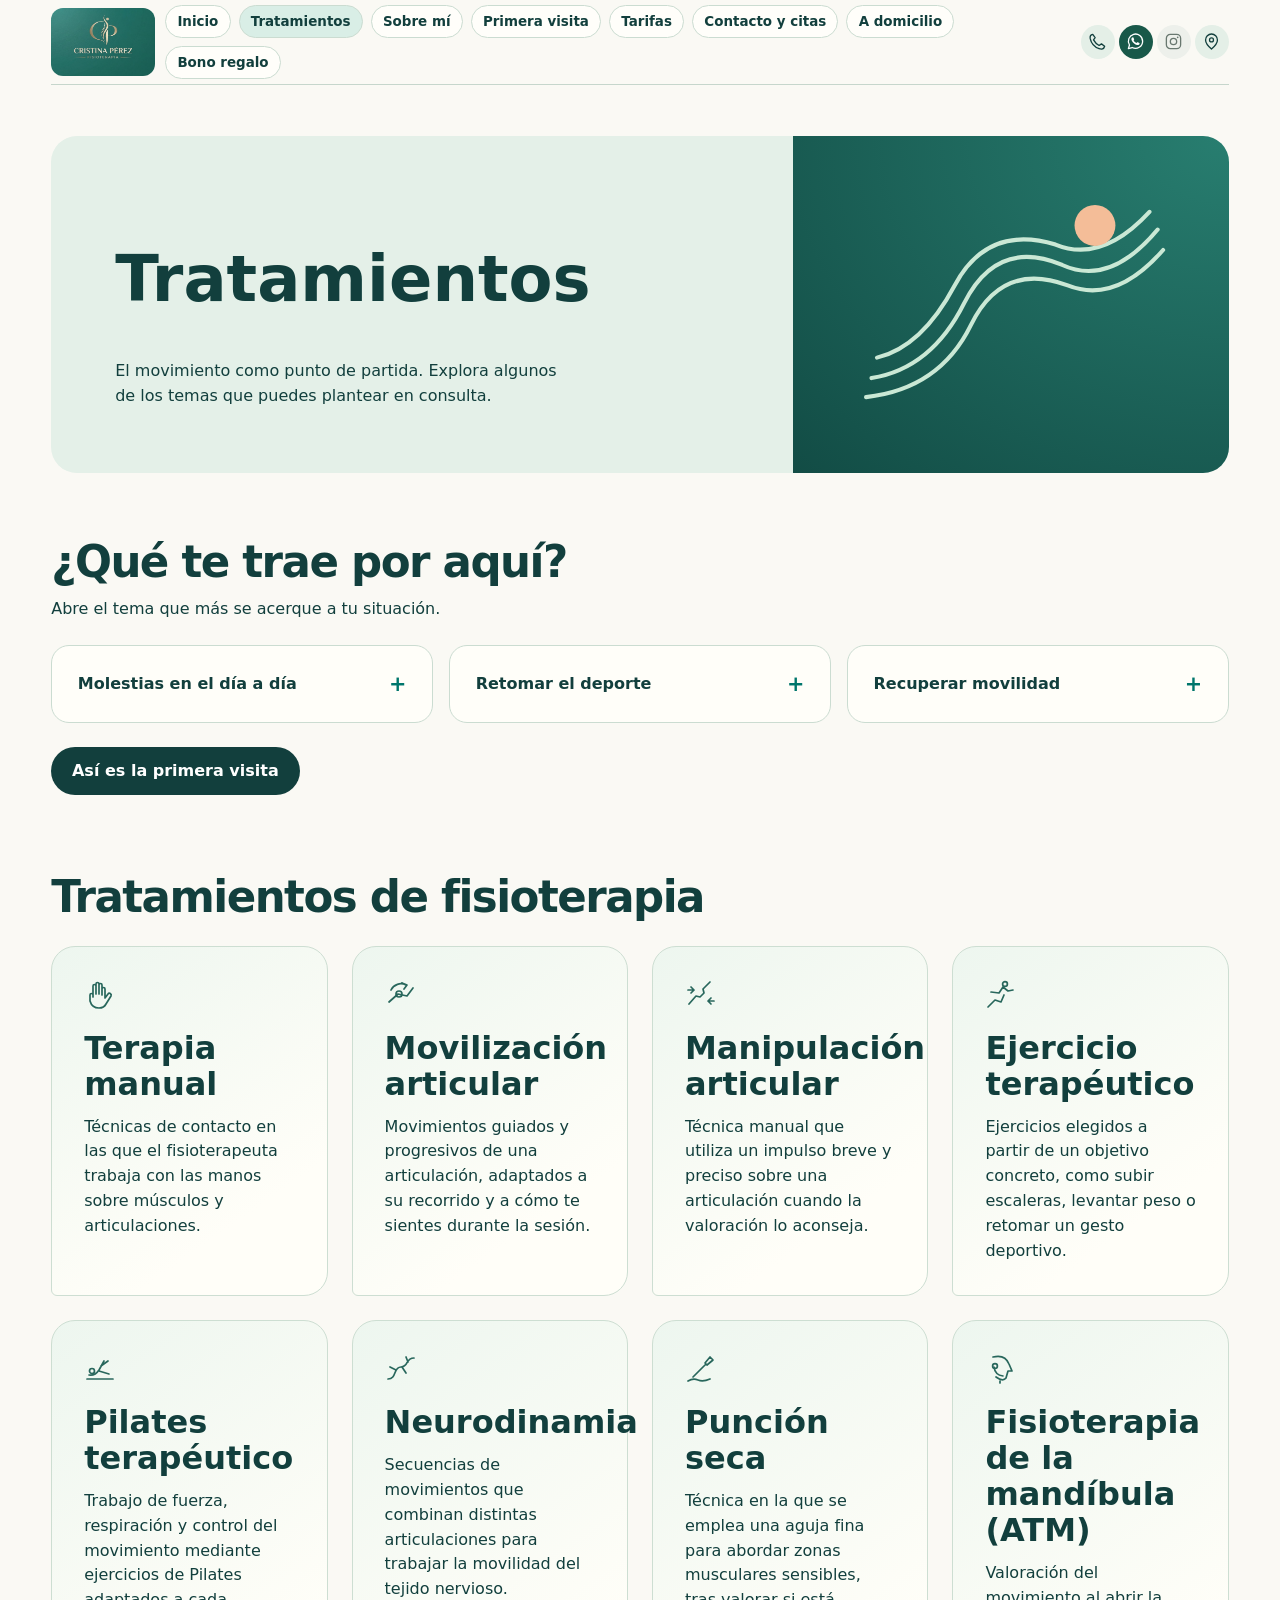
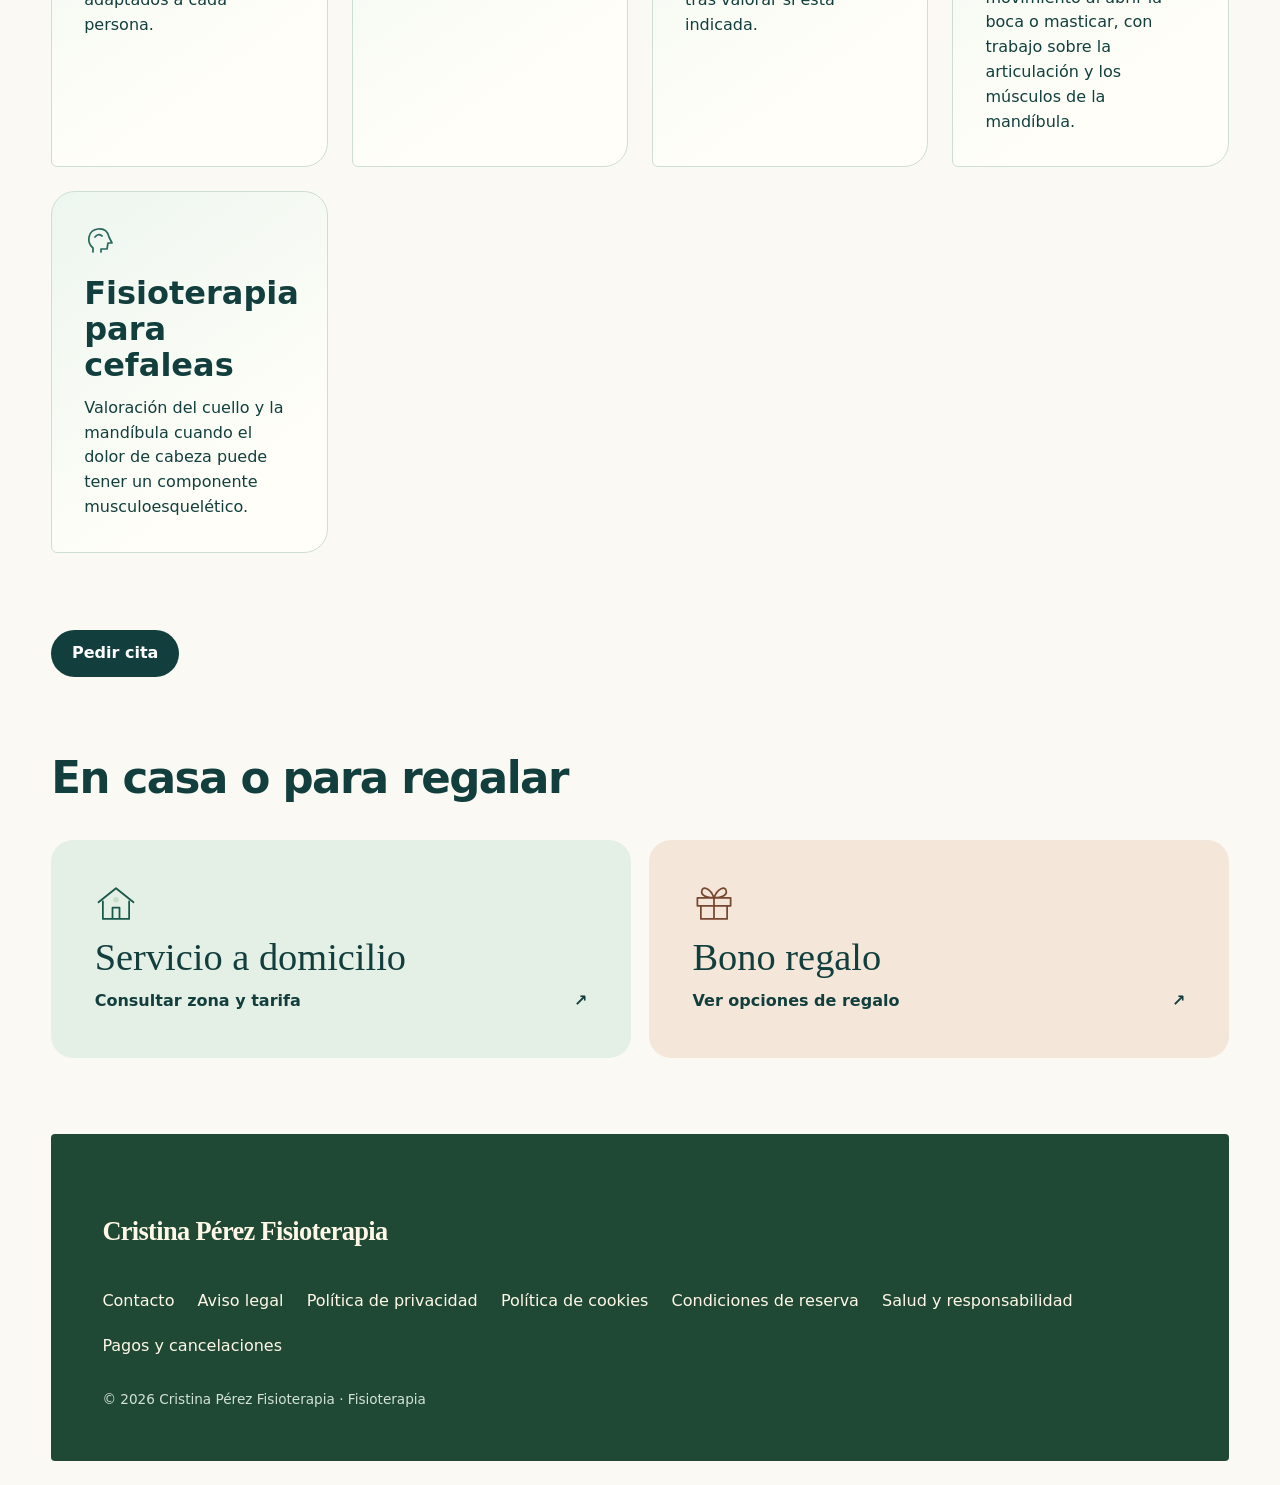
<file: tratamientos/index.html>
<!doctype html>
<html lang="es">
<head>
<meta charset="utf-8">
<meta name="viewport" content="width=device-width,initial-scale=1">
<title>Tratamientos · Cristina Pérez Fisioterapia en Burgos</title>
<link rel="stylesheet" href="../style.css">
<script defer src="../menu.js">
</script>
</head>
<body>
<div class="wp-site-blocks">
<a class="skip" href="#contenido">Saltar al contenido</a>
<header class="wp-block-template-part">
<div class="cf-header-row">
<a class="cf-brand" href="../index.html" rel="home">
<img src="../assets/cristina-perez-fisioterapia.png" width="820" height="538" alt="Cristina Pérez Fisioterapia — Inicio">
</a>
<nav class="site-nav" aria-label="Menú principal">
<button class="menu-toggle" aria-expanded="false" aria-controls="menu-links">Menú</button>
<div id="menu-links">
<a href="../index.html">Inicio</a>
<a href="../tratamientos/index.html" aria-current="page">Tratamientos</a>
<a href="../sobre-mi/index.html">Sobre mí</a>
<a href="../primera-visita/index.html">Primera visita</a>
<a href="../tarifas/index.html">Tarifas</a>
<a href="../contacto-y-citas/index.html">Contacto y citas</a>
<a href="../tarifas/index.html#domicilio">A domicilio</a>
<a href="../tarifas/index.html#bono-regalo">Bono regalo</a>
</div>
</nav>
<div class="cf-contact-strip" role="group" aria-label="Contacto y redes sociales">
<a href="tel:+34682809669" aria-label="Llamar al 682 809 669" title="Llamar al 682 809 669">
<svg aria-hidden="true" viewBox="0 0 24 24">
<path d="m6 3 3 4-2 3a17 17 0 0 0 7 7l3-2 4 3c-1 4-4 4-7 3C8 19 4 14 2.8 8.4 2.3 5.6 3.2 3.5 6 3Z"/>
</svg>
</a>
<a class="cf-contact-whatsapp" aria-label="Escribir por WhatsApp" title="Escribir por WhatsApp" href="https://wa.me/34682809669?text=Hola%2C%20me%20gustar%C3%ADa%20contactar%20con%20la%20consulta%20de%20fisioterapia.">
<svg aria-hidden="true" viewBox="0 0 24 24">
<path d="M21 11.6a9 9 0 0 1-13.2 8L3 21l1.4-4.6A9 9 0 1 1 21 11.6Z"/>
<path fill="currentColor" stroke="none" d="M8.1 7c.3-.3.9-.3 1.2-.1l1 2.1c.2.3 0 .6-.2.9l-.5.6c.8 1.6 2 2.8 3.8 3.5l.7-.9c.2-.3.5-.4.8-.2l2 .9c.3.2.3.5.2.9-.3 1.4-1.6 2.1-2.9 1.8-3.6-.8-7-4-7.4-7.2-.1-.9.5-1.8 1.3-2.3Z"/>
</svg>
</a>
<button type="button" disabled aria-label="Instagram, próximamente" title="Instagram, próximamente">
<svg aria-hidden="true" viewBox="0 0 24 24">
<rect x="3" y="3" width="18" height="18" rx="5"/>
<circle cx="12" cy="12" r="4"/>
<circle cx="17.3" cy="6.8" r="1" fill="currentColor" stroke="none"/>
</svg>
</button>
<a href="https://www.google.com/maps/search/?api=1&amp;query=C%2F%20Trujillo%206-8%2C%2009007%20Burgos%2C%20Espa%C3%B1a" aria-label="Ver la dirección de la consulta en Google Maps" title="C/ Trujillo 6-8, 09007 Burgos">
<svg aria-hidden="true" viewBox="0 0 24 24">
<path d="M19.5 10c0 5-7.5 11.5-7.5 11.5S4.5 15 4.5 10a7.5 7.5 0 1 1 15 0Z"/>
<circle cx="12" cy="10" r="2.5"/>
</svg>
</a>
</div>
</div>
</header>
<main id="contenido" class="cf-page">
<div class="wp-block-group cf-banner">
<div class="wp-block-group cf-copy">
<h1>Tratamientos</h1>
<p>El movimiento como punto de partida. Explora algunos de los temas que puedes plantear en consulta.</p>
</div>
<div class="wp-block-group cf-art cf-art-tratamientos">
</div>
</div>
<section class="wp-block-group cf-section">
<h2 class="wp-block-heading">¿Qué te trae por aquí?</h2>
<p>Abre el tema que más se acerque a tu situación.</p>
<div class="wp-block-group cf-grid">
<details class="wp-block-details cf-card">
<summary>Molestias en el día a día</summary>
<div class="wp-block-group cf-detail-body">
<h3 class="wp-block-heading">¿En qué momento lo notas?</h3>
<p>Quizá al levantarte, al trabajar o después de caminar un rato. Puedes empezar contando qué actividad te cuesta y desde cuándo.</p>
</div>
</details>
<details class="wp-block-details cf-card">
<summary>Retomar el deporte</summary>
<div class="wp-block-group cf-detail-body">
<h3 class="wp-block-heading">¿A qué te gustaría volver?</h3>
<p>Describe cómo entrenabas, qué has podido retomar y en qué gesto te gustaría ganar confianza.</p>
</div>
</details>
<details class="wp-block-details cf-card">
<summary>Recuperar movilidad</summary>
<div class="wp-block-group cf-detail-body">
<h3 class="wp-block-heading">¿Qué gesto echas en falta?</h3>
<p>Girar el cuello para aparcar, alcanzar una balda o subir escaleras son ejemplos concretos que ayudan a explicar tu objetivo.</p>
</div>
</details>
</div>
<div class="wp-block-buttons">
<div class="wp-block-button">
<a class="wp-block-button__link wp-element-button" href="../primera-visita/index.html">Así es la primera visita</a>
</div>
</div>
</section>
<section class="wp-block-group cf-techniques">
<h2 class="wp-block-heading">Tratamientos de fisioterapia</h2>
<div class="wp-block-group cf-technique-grid">
<article class="wp-block-group cf-technique cf-technique-manual">
<h3 class="wp-block-heading">Terapia manual</h3>
<p>Técnicas de contacto en las que el fisioterapeuta trabaja con las manos sobre músculos y articulaciones.</p>
</article>
<article class="wp-block-group cf-technique cf-technique-movilizacion">
<h3 class="wp-block-heading">Movilización articular</h3>
<p>Movimientos guiados y progresivos de una articulación, adaptados a su recorrido y a cómo te sientes durante la sesión.</p>
</article>
<article class="wp-block-group cf-technique cf-technique-manipulacion">
<h3 class="wp-block-heading">Manipulación articular</h3>
<p>Técnica manual que utiliza un impulso breve y preciso sobre una articulación cuando la valoración lo aconseja.</p>
</article>
<article class="wp-block-group cf-technique cf-technique-ejercicio">
<h3 class="wp-block-heading">Ejercicio terapéutico</h3>
<p>Ejercicios elegidos a partir de un objetivo concreto, como subir escaleras, levantar peso o retomar un gesto deportivo.</p>
</article>
<article class="wp-block-group cf-technique cf-technique-pilates">
<h3 class="wp-block-heading">Pilates terapéutico</h3>
<p>Trabajo de fuerza, respiración y control del movimiento mediante ejercicios de Pilates adaptados a cada persona.</p>
</article>
<article class="wp-block-group cf-technique cf-technique-neurodinamia">
<h3 class="wp-block-heading">Neurodinamia</h3>
<p>Secuencias de movimientos que combinan distintas articulaciones para trabajar la movilidad del tejido nervioso.</p>
</article>
<article class="wp-block-group cf-technique cf-technique-seca">
<h3 class="wp-block-heading">Punción seca</h3>
<p>Técnica en la que se emplea una aguja fina para abordar zonas musculares sensibles, tras valorar si está indicada.</p>
</article>
<article class="wp-block-group cf-technique cf-technique-atm">
<h3 class="wp-block-heading">Fisioterapia de la mandíbula (ATM)</h3>
<p>Valoración del movimiento al abrir la boca o masticar, con trabajo sobre la articulación y los músculos de la mandíbula.</p>
</article>
<article class="wp-block-group cf-technique cf-technique-cefaleas">
<h3 class="wp-block-heading">Fisioterapia para cefaleas</h3>
<p>Valoración del cuello y la mandíbula cuando el dolor de cabeza puede tener un componente musculoesquelético.</p>
</article>
</div>
</section>
<div class="wp-block-buttons">
<div class="wp-block-button">
<a class="wp-block-button__link wp-element-button" href="../contacto-y-citas/index.html">Pedir cita</a>
</div>
</div>
<section class="cf-offers">
<h2>En casa o para regalar</h2>
<div class="cf-offer-links">
<a href="../tarifas/index.html#domicilio">
<strong>Servicio a domicilio</strong>
<span>Consultar zona y tarifa <b aria-hidden="true">↗</b>
</span>
</a>
<a href="../tarifas/index.html#bono-regalo">
<strong>Bono regalo</strong>
<span>Ver opciones de regalo <b aria-hidden="true">↗</b>
</span>
</a>
</div>
</section>
</main>
<footer class="wp-block-template-part">
<div class="wp-block-group consulta-pie" id="informacion-consulta">
<p class="wp-block-site-title">Cristina Pérez Fisioterapia</p>
<nav class="consulta-pie-links" aria-label="Información de la consulta">
<a href="#consulta-contacto">Contacto</a>
<a href="#consulta-aviso-legal">Aviso legal</a>
<a href="#consulta-privacidad">Política de privacidad</a>
<a href="#consulta-cookies">Política de cookies</a>
<a href="#consulta-reservas">Condiciones de reserva</a>
<a href="#consulta-salud">Salud y responsabilidad</a>
<a href="#consulta-pagos">Pagos y cancelaciones</a>
</nav>
<section class="consulta-ficha" tabindex="-1" id="consulta-contacto" aria-labelledby="titulo-contacto">
<h2 id="titulo-contacto">Contacto</h2>
<address class="cf-contact-data">
<a href="https://www.google.com/maps/search/?api=1&amp;query=C%2F%20Trujillo%206-8%2C%2009007%20Burgos%2C%20Espa%C3%B1a">C/ Trujillo 6-8, 09007 Burgos</a>
<a href="mailto:cperezfisioterapia@gmail.com">cperezfisioterapia@gmail.com</a>
</address>
<p>Para pedir cita, cambiar una visita o consultar el horario, utiliza el canal de atención indicado en la página de contacto. Indica tu nombre, cómo prefieres que te respondamos y qué días te vienen bien. Reserva los informes y los detalles de salud para la consulta.</p>
<p>
<a href="../contacto-y-citas/index.html">Ir a Contacto y citas</a>
</p>
<a class="consulta-cerrar" href="#informacion-consulta">Cerrar apartado</a>
</section>
<section class="consulta-ficha" tabindex="-1" id="consulta-aviso-legal" aria-labelledby="titulo-aviso-legal">
<h2 id="titulo-aviso-legal">Aviso legal</h2>
<p>Esta web presenta los servicios de la consulta y facilita el contacto con el centro. Los textos y las imágenes pertenecen a sus titulares. Para reproducirlos fuera de los usos permitidos por la ley, solicita autorización.</p>
<p>Titular: [nombre o razón social]. NIF: [NIF]. Domicilio profesional: C/ Trujillo 6-8, 09007 Burgos. Correo: <a href="mailto:cperezfisioterapia@gmail.com">cperezfisioterapia@gmail.com</a>. Profesional responsable: [nombre, titulación, país de expedición, colegio y número de colegiación]. Registro o autorización sanitaria: [datos del centro y autoridad competente]. Normas profesionales: [enlace].</p>
<a class="consulta-cerrar" href="#informacion-consulta">Cerrar apartado</a>
</section>
<section class="consulta-ficha" tabindex="-1" id="consulta-privacidad" aria-labelledby="titulo-privacidad">
<h2 id="titulo-privacidad">Política de privacidad</h2>
<p>El responsable identificado en el aviso legal utiliza los datos que facilitas para responder a tu consulta y gestionar tu solicitud de cita. Para organizar una visita, la base es tu petición de medidas previas a la prestación del servicio. La atención sanitaria y la historia clínica cuentan con información específica que el centro debe facilitarte al iniciar la asistencia.</p>
<p>Puedes solicitar acceso, rectificación, supresión, oposición, limitación y, cuando proceda, portabilidad mediante el correo del aviso legal. Si el tratamiento depende de tu consentimiento, puedes retirarlo. También puedes reclamar ante la Agencia Española de Protección de Datos.</p>
<p>Conservación de las solicitudes: [plazo o criterio]. Proveedores que intervienen en el contacto y la agenda: [indicar]. Transferencias internacionales y garantías: [indicar si proceden].</p>
<a class="consulta-cerrar" href="#informacion-consulta">Cerrar apartado</a>
</section>
<section class="consulta-ficha" tabindex="-1" id="consulta-cookies" aria-labelledby="titulo-cookies">
<h2 id="titulo-cookies">Política de cookies</h2>
<p>Estas páginas no instalan cookies propias. Si abres WhatsApp o Google Maps, pasarás a un servicio externo con su propia política de privacidad. Puedes revisar y eliminar las cookies desde los ajustes de tu navegador.</p>
<a class="consulta-cerrar" href="#informacion-consulta">Cerrar apartado</a>
</section>
<section class="consulta-ficha" tabindex="-1" id="consulta-reservas" aria-labelledby="titulo-reservas">
<h2 id="titulo-reservas">Condiciones de reserva</h2>
<p>Al solicitar cita, indica el tipo de visita y tu disponibilidad. Espera la confirmación del centro con el día, la hora y el lugar antes de desplazarte. Consulta el precio y la duración de la sesión al reservar.</p>
<p>Si necesitas adaptar el acceso o acudir con acompañante, coméntalo al concertar la visita. Para cambiar la hora, responde por el mismo canal e identifica la cita que deseas modificar.</p>
<a class="consulta-cerrar" href="#informacion-consulta">Cerrar apartado</a>
</section>
<section class="consulta-ficha" tabindex="-1" id="consulta-salud" aria-labelledby="titulo-salud">
<h2 id="titulo-salud">Salud y responsabilidad</h2>
<p>La información de esta web es de carácter general. En la primera visita, el profesional valorará contigo el motivo de consulta y explicará las opciones de tratamiento para que puedas decidir. Puedes hacer preguntas o pedir que se interrumpa la sesión en cualquier momento.</p>
<p>Durante la valoración, comunica las intervenciones recientes, la medicación y cualquier cambio de salud relevante. En una emergencia, llama al 112.</p>
<a class="consulta-cerrar" href="#informacion-consulta">Cerrar apartado</a>
</section>
<section class="consulta-ficha" tabindex="-1" id="consulta-pagos" aria-labelledby="titulo-pagos">
<h2 id="titulo-pagos">Pagos y cancelaciones</h2>
<p>Antes de confirmar tu cita, consulta el importe total, los medios de pago aceptados y si se solicita una señal. Puedes pedir el justificante o la factura de la sesión.</p>
<p>Si necesitas cancelar, avisa cuanto antes por el canal de reserva. Si ya has abonado una señal, indica la fecha de la cita y solicita información sobre su devolución o aplicación a otra visita.</p>
<p>Condiciones de la consulta: [medios de pago], [antelación para cancelar], [importe y condiciones de la señal, si existe] y [condiciones y plazo de devolución].</p>
<a class="consulta-cerrar" href="#informacion-consulta">Cerrar apartado</a>
</section>
<p class="consulta-creditos">© 2026 Cristina Pérez Fisioterapia · Fisioterapia</p>
</div>
</footer>
</div>
</body>
</html>
</file>
<file: style.css>
:root{--ink:#123f3d;--jade:#00766c;--mist:#d9eee6;--paper:#faf9f4}
body{background:var(--paper);color:var(--ink)}
.wp-site-blocks{max-width:1440px;margin:auto}
header.wp-block-template-part{padding:5px 0;border-bottom:1px solid #c6d6cc}
.wp-block-site-title a,.wp-block-navigation a{text-decoration:none}
.wp-block-site-title{font-weight:700;letter-spacing:-.04em}
.wp-block-navigation{font-size:.94rem}
.wp-block-navigation a:hover{text-decoration:underline;text-underline-offset:5px}
.consulta-hero{display:grid;grid-template-columns:1.07fr .93fr;align-items:stretch;margin:clamp(18px,4vw,60px) auto!important;background:#e4f0e8;border-radius:28px;overflow:hidden}
.consulta-intro{padding:clamp(26px,5vw,84px);align-self:center}
.consulta-intro h1{font-size:clamp(3rem,6.8vw,6.6rem);line-height:.99;letter-spacing:-.061em;margin:26px 0;color:var(--ink)}
.consulta-intro h1 em{color:var(--jade);font-weight:400}
.consulta-intro p{max-width:40ch}
.consulta-label{font-size:.75rem;letter-spacing:.12em;text-transform:uppercase;font-weight:750}
.wp-block-button__link{border-radius:100px;background:var(--ink);color:white;padding:.72em 1.3em;font-weight:650;font-size:1rem}
.wp-block-button__link:hover{background:#006c64;color:white}
.consulta-intro .wp-block-buttons{margin-top:28px;gap:12px}
.consulta-intro .wp-block-button:nth-child(2) a{background:transparent;color:var(--ink);box-shadow:inset 0 0 0 1px var(--ink)}
.consulta-art{position:relative;isolation:isolate;overflow:hidden;margin:0!important;min-height:340px;background:linear-gradient(145deg,#125653,#087a71 65%,#449a88)}
.consulta-art:before,.consulta-art:after,.consulta-art i,.consulta-art b{content:"";position:absolute;display:block;border-radius:50%;transform:rotate(-32deg)}
.consulta-art:before{width:85%;height:120%;top:-42%;left:12%;background:repeating-radial-gradient(ellipse at center,transparent 0 12px,#aeebce 13px 14px,transparent 15px 20px)}
.consulta-art i{width:88%;height:127%;left:31%;top:24%;background:repeating-radial-gradient(ellipse at center,transparent 0 9px,#c1efdc 10px 11px,transparent 12px 18px)}
.consulta-art b{width:20%;aspect-ratio:1;background:#f4ba94;left:12%;bottom:17%}
.consulta-contenido{margin:clamp(32px,6vw,84px) auto}
main h2{letter-spacing:-.035em;font-size:clamp(1.85rem,3.4vw,3rem)}
main .wp-block-post-title{padding-top:.55em;letter-spacing:-.05em}
footer.wp-block-template-part{margin-top:60px;padding:18px 0 30px}
a:focus-visible,button:focus-visible{outline:3px solid #b36331;outline-offset:4px}
@media(max-width:760px){.consulta-hero{grid-template-columns:1fr}.consulta-art{min-height:190px;max-height:190px}.consulta-intro{padding:30px 24px}.consulta-intro h1{font-size:clamp(3.1rem,12vw,4.6rem)}}

/* Cabecera de la consulta */
.cf-header-row {
    display: grid;
    grid-template-columns: minmax(104px,1fr) auto minmax(150px,1fr);
    align-items: center;
    gap: 10px;
}
.cf-header-row > * { margin-block: 0; }
.cf-header-row .wp-block-navigation { justify-self: center; font-size: .84rem; }
header .wp-block-navigation :is(.wp-block-navigation__container, .wp-block-page-list) {
    gap: 5px;
    justify-content: center;
    flex-wrap: wrap;
}
header .wp-block-navigation .wp-block-navigation-item > a {
    display: inline-flex;
    align-items: center;
    box-sizing: border-box;
    min-height: 32px;
    padding: 5px 9px;
    border: 1px solid #cbdbd2;
    border-radius: 30px;
    background: #fffefa;
    color: #244e44;
    font-weight: 580;
    line-height: 1.3;
    text-decoration: none;
}
header .wp-block-navigation .wp-block-navigation-item > a:is(:hover, :focus-visible),
header .wp-block-navigation .wp-block-navigation-item > a[aria-current="page"],
header .wp-block-navigation .current-menu-item > a {
    border-color: #53917e;
    background: #d9eee6;
    color: #143f36;
}
header .wp-block-navigation .wp-block-navigation-item > a[href$="/contacto-y-citas/"],
header .wp-block-navigation .wp-block-navigation-item > a[href$="/contacto-y-citas"] {
    border-color: #175345;
    background: #175345;
    color: white;
}
header .wp-block-navigation button:is(.wp-block-navigation__responsive-container-open,.wp-block-navigation__responsive-container-close) {
    padding: 10px;
    border: 1px solid #cbdbd2;
    border-radius: 14px;
    background: #f3f8f3;
}
header .wp-block-navigation .is-menu-open .wp-block-navigation__responsive-container-content :is(.wp-block-navigation__container,.wp-block-page-list) {
    align-items: stretch;
    width: 100%;
    gap: 12px;
}
header .wp-block-navigation .is-menu-open .wp-block-navigation__responsive-container-content .wp-block-navigation-item > a {
    width: 100%;
    padding: 13px 28px;
    justify-content: flex-start;
    text-align: start;
    overflow-wrap: anywhere;
}

footer.wp-block-template-part {padding:0}
.consulta-pie {background:#204935;color:#fff8e8;padding:clamp(24px,4vw,54px);border-radius:4px}
.consulta-pie a {color:inherit}
.consulta-pie .wp-block-site-title {font-family:Georgia,serif;font-size:1.65rem;letter-spacing:-.025em;color:inherit}
.consulta-pie-links {display:flex;flex-wrap:wrap;gap:0 1.45rem;margin:1rem 0}
.consulta-pie-links a {padding:.65em 0;font-size:1rem;text-decoration:none}
.consulta-pie a:hover {text-decoration:underline;text-underline-offset:.24em}
.consulta-pie a:focus-visible {outline-color:#ffdf93}
.consulta-creditos {font-size:.85rem;color:#d2e3d5;margin:1.2rem 0 0}
.consulta-ficha {display:none;max-width:70ch;background:#f8f8ef;color:#183e32;padding:clamp(20px,3vw,34px);border-radius:8px;scroll-margin-top:3rem}
.consulta-ficha:target {display:block}
.consulta-ficha h2 {font-size:1.6rem;color:inherit;margin:0}
.consulta-ficha p {line-height:1.6}
.consulta-ficha .consulta-cerrar {display:inline-block;padding:.4rem 0;font-weight:600}
.editor-styles-wrapper .consulta-ficha {display:block}
/* Marca y páginas interiores */
.cf-brand {
    display: block;
    width: 104px;
    max-width: 100%;
}
.cf-brand img {
    display: block;
    width: 100%;
    height: auto;
    border-radius: 12px;
}
.cf-page { max-width: 1180px; margin-inline: auto; }
.cf-banner {
    display: grid;
    grid-template-columns: minmax(0, 1.7fr) minmax(220px, 1fr);
    margin-block: clamp(24px, 4vw, 58px);
    border-radius: 26px;
    background: #e4f0e8;
    overflow: hidden;
}
.cf-copy { align-self: center; padding: clamp(26px, 5vw, 72px); }
.cf-copy .wp-block-post-title { font-size: clamp(2.8rem, 6.5vw, 6rem); margin: 0; padding: 0; }
.cf-copy p { max-width: 44ch; margin: 1.1rem 0 0; }
.cf-art {
    display: grid;
    place-items: center;
    margin: 0;
    color: #cae8d5;
    background: radial-gradient(ellipse at top right, #287e70, #124c45);
}
.cf-art svg { width: 75%; max-height: 260px; stroke: currentColor; stroke-width: 3; stroke-linecap: round; stroke-linejoin: round; }
.cf-art .sun { fill: #f4bd98; stroke: none; }
.cf-art-contacto-y-citas { --cf-art-image: url("assets/contacto-y-citas.svg"); }
.cf-art-primera-visita { --cf-art-image: url("assets/primera-visita.svg"); }
.cf-art-sobre-mi { --cf-art-image: url("assets/sobre-mi.svg"); }
.cf-art-tratamientos { --cf-art-image: url("assets/tratamientos.svg"); }
.cf-art::before { content: ""; width: 75%; height: 100%; min-height: 126px; max-height: 260px; background: var(--cf-art-image) center / contain no-repeat; }
.wp-block-post-content.is-layout-constrained > .cf-editable-page { max-width: none; }
.cf-grid > *, .cf-card p.cf-kicker { margin-block-start: 0; }
.cf-reservas > .wp-block-buttons { margin-top: 20px; }
.cf-section { margin-block: clamp(32px, 5vw, 70px); }
.cf-section h2 { margin: 0; }
.wp-block-post-content.is-layout-constrained > .cf-techniques { max-width: none; }
.cf-techniques { margin-block: clamp(36px, 6vw, 80px); }
.cf-techniques h2 { margin: 0 0 24px; }
.cf-technique-grid {
    display: grid;
    grid-template-columns: repeat(auto-fit, minmax(min(100%, 275px), 1fr));
    gap: clamp(14px, 2vw, 24px);
}
.cf-technique-grid > .cf-technique {
    margin: 0;
    padding: clamp(22px, 2.5vw, 36px);
    border: 1px solid #cdded2;
    border-radius: 24px 24px 24px 6px;
    background: linear-gradient(145deg, #edf6ef, #fffef8 75%);
}
.cf-technique::before {
    content: "";
    display: block;
    width: 32px;
    height: 32px;
    margin-bottom: 20px;
    background: url("assets/tecnicas.svg") 0 var(--icon-offset, 0px) / 32px 288px no-repeat;
}
.cf-technique-movilizacion { --icon-offset: -32px; }
.cf-technique-manipulacion { --icon-offset: -64px; }
.cf-technique-ejercicio { --icon-offset: -96px; }
.cf-technique-pilates { --icon-offset: -128px; }
.cf-technique-neurodinamia { --icon-offset: -160px; }
.cf-technique-seca { --icon-offset: -192px; }
.cf-technique-atm { --icon-offset: -224px; }
.cf-technique-cefaleas { --icon-offset: -256px; }
.cf-technique h3 { margin: 0; font-size: clamp(1.5rem, 2.5vw, 2rem); line-height: 1.12; }
.cf-technique p { margin: .75em 0 0; line-height: 1.55; }
.cf-section > p { margin: .6rem 0 0; }
.cf-grid { display: grid; grid-template-columns: repeat(3,minmax(0,1fr)); gap: 16px; margin: 24px 0; align-items: start; }
.cf-card, .cf-check {
    border: 1px solid #cbdcd1;
    border-radius: 18px;
    background: #fffef9;
    overflow-wrap: anywhere;
}
.cf-card summary, article.cf-card, .cf-card > div, .cf-check { padding: clamp(18px, 2vw, 30px); }
.cf-card summary { display: flex; justify-content: space-between; gap: 12px; align-items: center; font-weight: 650; cursor: pointer; list-style: none; }
.cf-card summary::-webkit-details-marker { display: none; }
.cf-card summary::after { content: "+"; font-size: 1.3em; line-height: 1; color: var(--jade); }
.cf-card[open] summary::after { content: "−"; }
.cf-card[open], .cf-check:has(input:checked) { background: #e7f2ea; }
.cf-card summary:hover, .cf-check:hover { background: #edf5ee; border-radius: 18px; }
.cf-card summary:focus-visible, .cf-check:focus-within { outline: 3px solid #a65e34; outline-offset: 2px; border-radius: 18px; }
.cf-card > div { padding-top: 0; }
.cf-card h3 { font-size: 1.5rem; margin: 0; }
.cf-card p { margin: .7rem 0 0; }
.cf-kicker { display: block; font-size: .86rem; font-weight: 650; color: #22685a; margin-bottom: 1rem; }
.cf-checklist { grid-template-columns: repeat(2,minmax(0,1fr)); align-items: stretch; }
.cf-check { display: flex; align-items: start; gap: 16px; cursor: pointer; }
.cf-check input { width: 20px; height: 20px; flex: none; margin: .3rem 0 0; accent-color: #176955; }
.cf-check small { display: block; margin-top: .3em; font-size: .96rem; }
.cf-link { display: inline-flex; gap: 16px; align-items: center; background: #185849; color: #fff; padding: .7em 1.2em; border-radius: 40px; text-decoration: none; font-weight: 650; }
.cf-link:hover { background: #006c64; color: white; }
.cf-reservas { background: #e8f2e9; border-radius: 22px; padding: clamp(22px, 4vw, 48px); }
.cf-reservas-acciones { display: flex; align-items: center; flex-wrap: wrap; gap: 12px 18px; margin-top: 20px; }
.cf-whatsapp { background: #126747; }
.cf-agenda { display: block; width: 100%; height: 720px; margin-top: 24px; border: 0; border-radius: 12px; background: white; }
@media (max-width: 600px) { .cf-reservas:has(.cf-agenda) { padding-inline: 12px; } }
.cf-page .wp-block-post-featured-image img { border-radius: 18px; }
.cf-contact-strip {
    display: flex; align-items: center; justify-self: end; gap: 4px;
}
.cf-contact-strip :is(a, button) {
    display: inline-grid; place-items: center;
    width: 34px; height: 34px; box-sizing: border-box; padding: 0; border: 0; border-radius: 50%;
    color: var(--ink); background: #e4efe7; text-decoration: none;
}
.cf-contact-strip a.cf-contact-whatsapp { background: #185849; color: white; }
.cf-contact-strip button:disabled { color: #697870; background: #edf0eb; cursor: default; }
.cf-contact-strip a:hover { box-shadow: inset 0 0 0 2px currentColor; }
.cf-contact-strip svg { width: 19px; height: 19px; fill: none; stroke: currentColor; stroke-width: 1.65; stroke-linecap: round; stroke-linejoin: round; }
.cf-contact-data { display: grid; gap: .35em; margin-block: 1em; font-style: normal; overflow-wrap: anywhere; }
@media (max-width: 1150px) {
    .cf-header-row { grid-template-columns: minmax(0,1fr) auto auto; gap: clamp(4px,1vw,12px); }
    .cf-header-row .cf-brand { width: 94px; }
    .cf-header-row .wp-block-navigation { grid-column: 3; grid-row: 1; }
    .cf-header-row .cf-contact-strip { grid-column: 2; grid-row: 1; }
    header .cf-header-row .wp-block-navigation__responsive-container:not(.is-menu-open) { display: none; }
    header .cf-header-row .wp-block-navigation__responsive-container-open { display: flex; }
}
.cf-offers { max-width: 1180px; margin: clamp(36px,6vw,76px) auto; }
.cf-offer-links, .cf-rates { display: grid; gap: 18px; }
.cf-offer-links { grid-template-columns: repeat(2,minmax(0,1fr)); }
.cf-offer-links a, .cf-rate { padding: clamp(22px,3.4vw,44px); border-radius: 22px; color: var(--ink); }
.cf-offer-links a { display: grid; gap: 10px; background: #e4efe5; text-decoration: none; }
.cf-offer-links a:last-child, .cf-rate-bono-regalo { background: #f5e6da; }
.cf-offer-links strong { font: 400 clamp(1.6rem,3vw,2.4rem)/1.15 Georgia,serif; }
.cf-offer-links span { display: flex; align-items: center; justify-content: space-between; font-weight: 600; }
.cf-offer-links a:hover span { text-decoration: underline; text-underline-offset: 4px; }
.cf-offer-links a::before, .cf-rate-domicilio::before, .cf-rate-bono-regalo::before {
    content: ""; width: 42px; height: 42px; background: url("assets/domicilio.svg") center / contain no-repeat;
}
.cf-offer-links a:last-child::before, .cf-rate-bono-regalo::before { background-image: url("assets/regalo.svg"); }
.cf-pricing-page .wp-block-post-title { margin-bottom: .2em; }
.cf-rates { grid-template-columns: repeat(3,minmax(0,1fr)); margin-block: 28px; }
.cf-rate { display: flex; flex-direction: column; gap: 16px; scroll-margin-top: 24px; border: 1px solid #cddad0; }
.cf-rate-consulta { background: #fffdf7; }
.cf-rate-domicilio { background: #e4efe5; }
.cf-rate-consulta::before { content: ""; width: 42px; height: 42px; background: url("assets/movimiento.svg") center / contain no-repeat; }
.cf-rates .cf-rate, .cf-rate > * { margin: 0; }
.cf-rate h2 { font-size: clamp(1.75rem,3vw,2.4rem); }
.cf-rate .cf-price { font-weight: 700; color: #335e4d; }
.cf-rate .wp-block-buttons { margin-top: auto; }
@media (max-width: 800px) {
    .cf-rates { grid-template-columns: 1fr; }
}
@media (max-width: 600px) {
    .cf-offer-links { grid-template-columns: 1fr; }
    .cf-contact-strip { justify-content: flex-start; }
}
@media (max-width: 760px) {
    .cf-banner, .cf-grid { grid-template-columns: 1fr; }
    .cf-art svg { height: 126px; }
    .cf-grid { gap: 10px; }
}

* { box-sizing: border-box; }
body { margin: 0; font: 1rem/1.55 system-ui, sans-serif; }
.wp-site-blocks { padding: 0 clamp(12px, 4vw, 64px) 24px; }
h1, h2, h3 { line-height: 1.15; }
h1 { font-size: clamp(2.25rem, 5vw, 4.5rem); }
a { color: inherit; }
.wp-block-buttons, #menu-links { display: flex; flex-wrap: wrap; align-items: center; gap: 8px; }
.wp-block-button__link { display: inline-block; text-decoration: none; }
#menu-links a, .menu-toggle { color: var(--ink); background: #fffefa; border: 1px solid #cbdcd1; border-radius: 2rem; padding: .42rem .7rem; font: 600 .84rem/1.3 system-ui,sans-serif; text-decoration: none; }
#menu-links a:hover, #menu-links a[aria-current] { background: var(--mist); }
.menu-toggle { display: none; cursor: pointer; }
.site-nav { position: relative; }
.skip { position: absolute; left: 1rem; top: -10rem; }
.skip:focus { top: .5rem; z-index: 5; background: white; padding: .5rem; }
@media (max-width: 1150px) {
  .site-nav { grid-column: 3; grid-row: 1; }
  .interactive .menu-toggle { display: block; min-height: 40px; }
  .interactive #menu-links { display: none; position: absolute; z-index: 4; right: 0; top: calc(100% + 6px); width: min(17rem, 88vw); padding: 14px; border: 1px solid #cbdcd1; border-radius: 16px; background: var(--paper); box-shadow: 0 8px 24px #173d3026; }
  .interactive [aria-expanded="true"] + #menu-links { display: grid; }
  .site-nav:not(.interactive) { grid-row: 2; grid-column: 1/-1; }
}
@media (max-width: 380px) {
  .cf-header-row .cf-brand { width: 74px; }
  .cf-contact-strip :is(a,button) { width: 29px; height: 32px; }
}
</file>
